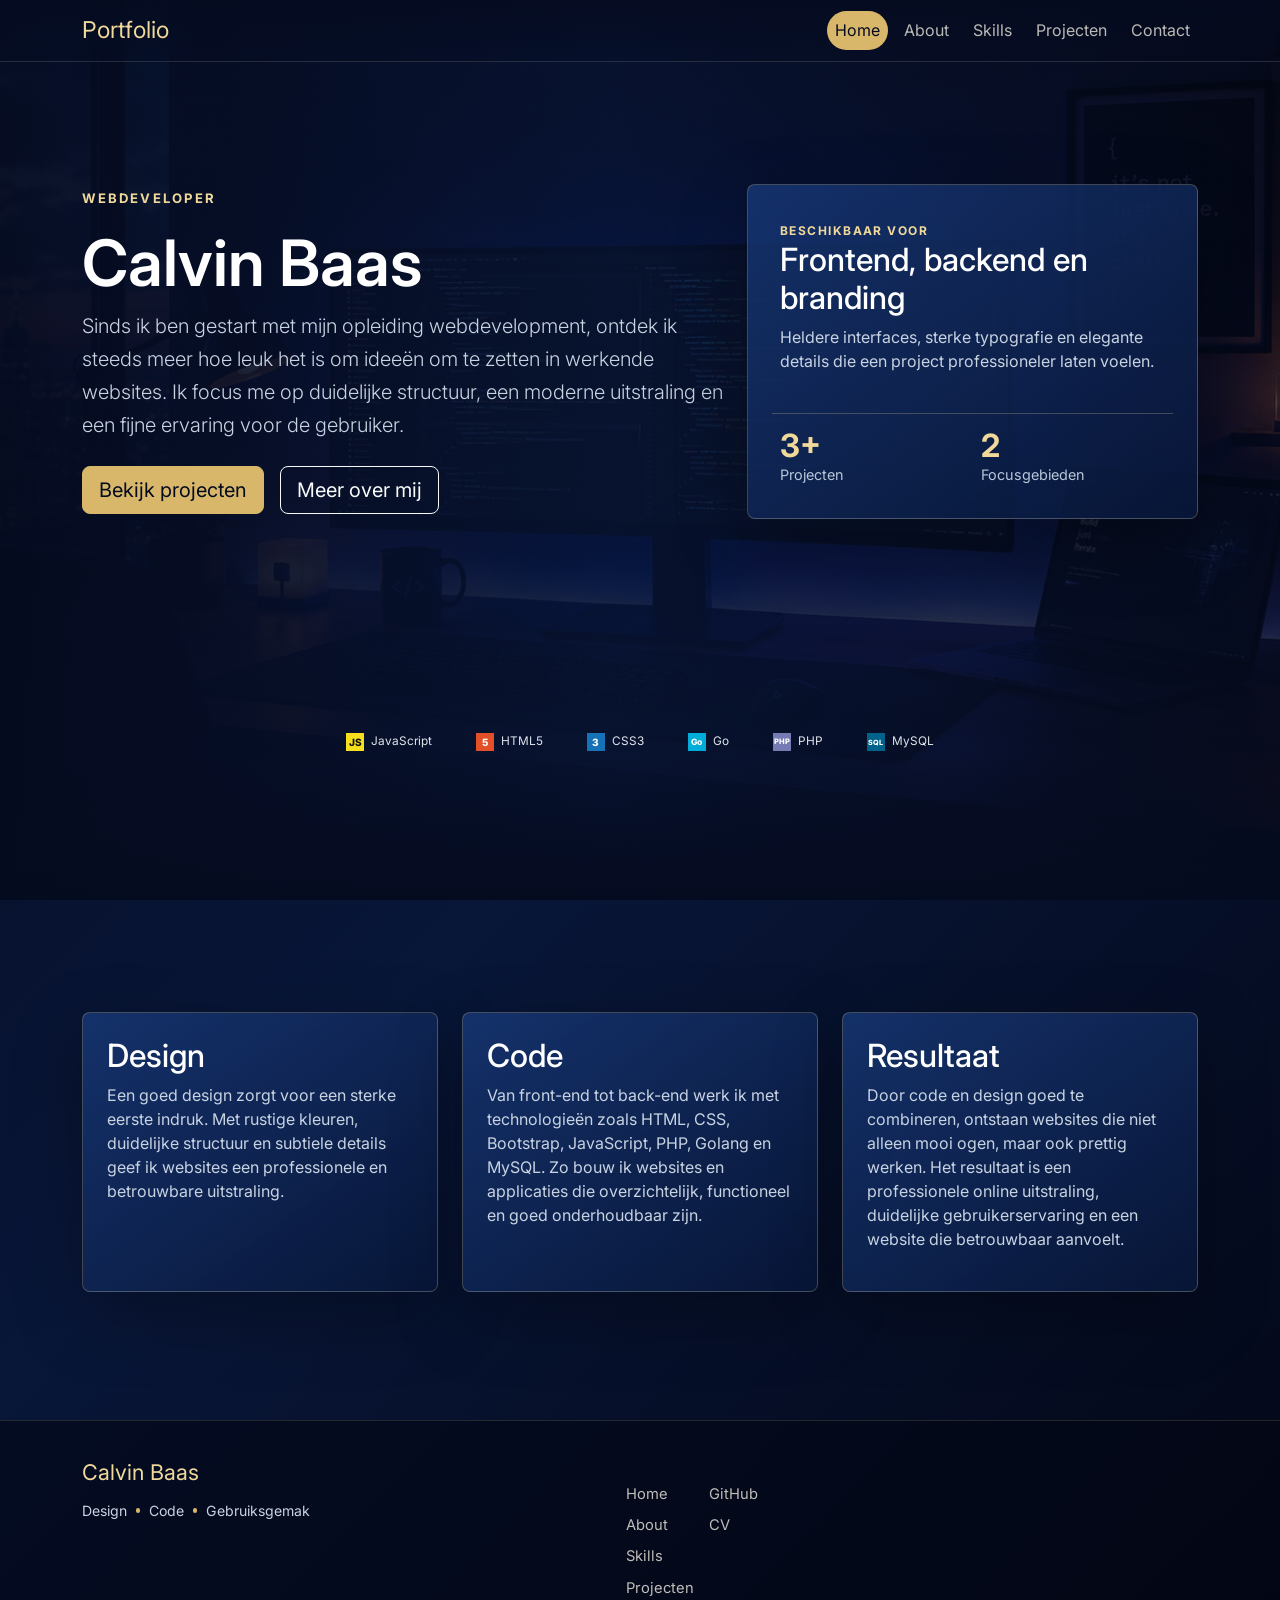
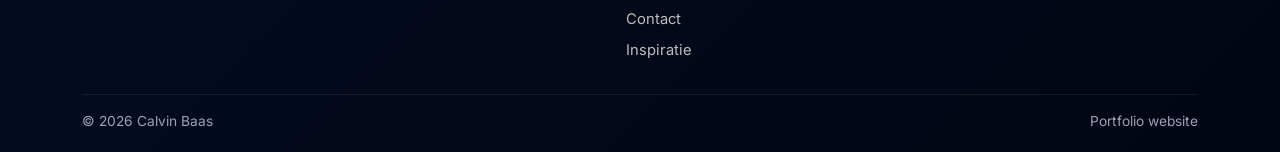
<file: index.html>
<!doctype html>
<html lang="nl">

<head>
  <meta charset="utf-8">
  <meta name="viewport" content="width=device-width, initial-scale=1">
    <title>Portfolio | Home</title>
    <link rel="icon" type="image/png" href="img/browsertab-logo.png">
    <link href="https://cdn.jsdelivr.net/npm/bootstrap@5.3.3/dist/css/bootstrap.min.css" rel="stylesheet">
  <link rel="stylesheet" href="css/style.css">
  <link rel="stylesheet" href="css/home.css">
</head>

<body class="home-page">
  <!-- Navigatie: data-bs-target moet blijven verwijzen naar id="mainNav" voor het mobiele Bootstrap-menu. -->
  <nav class="navbar navbar-expand-lg fixed-top glass-nav" data-bs-theme="dark">
    <div class="container">
      <a class="navbar-brand brand-mark" href="index.html">Portfolio</a>
      <button class="navbar-toggler" type="button" data-bs-toggle="collapse" data-bs-target="#mainNav"
        aria-controls="mainNav" aria-expanded="false" aria-label="Menu openen">
        <span class="navbar-toggler-icon"></span>
      </button>
      <div class="collapse navbar-collapse" id="mainNav">
        <ul class="navbar-nav ms-auto gap-lg-2">
          <li class="nav-item"><a class="nav-link active" href="index.html">Home</a></li>
          <li class="nav-item"><a class="nav-link" href="about.html">About</a></li>
          <li class="nav-item"><a class="nav-link" href="skills.html">Skills</a></li>
          <li class="nav-item"><a class="nav-link" href="projecten.html">Projecten</a></li>
          <li class="nav-item"><a class="nav-link" href="contact.html">Contact</a></li>
        </ul>
      </div>
    </div>
  </nav>

  <main>
    <header class="hero-section homepage-header">
      <div class="container">
        <div class="row align-items-center min-vh-100 hero-grid">
          <div class="col-lg-7 text-center text-lg-start">
            <p class="eyebrow">Webdeveloper</p>
            <h1 class="display-3 fw-semibold text-white">Calvin Baas</h1>
            <p class="lead hero-copy mx-auto mx-lg-0">Sinds ik ben gestart met mijn opleiding webdevelopment, ontdek ik steeds meer
              hoe leuk het is om idee&euml;n om te zetten in werkende websites. Ik focus me op duidelijke structuur, een
              moderne uitstraling en een fijne ervaring voor de gebruiker.</p>
            <div class="d-flex flex-wrap justify-content-center justify-content-lg-start gap-3 mt-4">
              <a class="btn btn-gold btn-lg" href="projecten.html">Bekijk projecten</a>
              <a class="btn btn-outline-light btn-lg" href="about.html">Meer over mij</a>
            </div>
          </div>
          <div class="col-lg-5 mt-5 mt-lg-0">
            <!-- Profielkaart: houd de class 'profile-panel reveal' intact; CSS en animatie hangen hieraan. -->
            <div class="profile-panel reveal">
              <span class="panel-kicker">Beschikbaar voor</span>
              <h2>Frontend, backend en branding</h2>
              <p>Heldere interfaces, sterke typografie en elegante details die een project professioneler laten voelen.
              </p>
              <div class="stat-grid row g-3 mt-4">
                <div class="col-6">
                  <strong>3+</strong>
                  <span>Projecten</span>
                </div>
                <div class="col-6">
                  <strong>2</strong>
                  <span>Focusgebieden</span>
                </div>
              </div>
            </div>
          </div>
          <div class="col-12">
            <!-- Codebar gebruikt vaste classnamen voor iconkleuren; voeg nieuwe technieken toe met bijpassende CSS. -->
            <div class="codebar-stack reveal" aria-label="Technologieen waarmee ik werk">
              <div class="codebar-stack__track d-flex flex-wrap align-items-center justify-content-center">
                <span class="codebar-tech">
                  <span class="codebar-icon codebar-icon--js">JS</span>
                  <span>JavaScript</span>
                </span>
                <span class="codebar-tech">
                  <span class="codebar-icon codebar-icon--html">5</span>
                  <span>HTML5</span>
                </span>
                <span class="codebar-tech">
                  <span class="codebar-icon codebar-icon--css">3</span>
                  <span>CSS3</span>
                </span>
                <span class="codebar-tech">
                  <span class="codebar-icon codebar-icon--go">Go</span>
                  <span>Go</span>
                </span>
                <span class="codebar-tech">
                  <span class="codebar-icon codebar-icon--php">PHP</span>
                  <span>PHP</span>
                </span>
                <span class="codebar-tech">
                  <span class="codebar-icon codebar-icon--mysql">SQL</span>
                  <span>MySQL</span>
                </span>
              </div>
            </div>
          </div>
        </div>
      </div>
    </header>

    <section class="section-band">
      <div class="container">
        <div class="row g-4">
          <div class="col-md-4">
            <article class="lux-card reveal">
              <h2>Design</h2>
              <p>Een goed design zorgt voor een sterke eerste indruk. Met rustige kleuren,
                duidelijke structuur en subtiele details geef ik websites een professionele en betrouwbare uitstraling.
              </p>
            </article>
          </div>
          <div class="col-md-4">
            <article class="lux-card reveal">
              <h2>Code</h2>
              <p>Van front-end tot back-end werk ik met technologie&euml;n zoals HTML, CSS, Bootstrap,
                JavaScript, PHP, Golang en MySQL. Zo bouw ik websites en applicaties die
                overzichtelijk, functioneel en goed onderhoudbaar zijn.</p>
            </article>
          </div>
          <div class="col-md-4">
            <article class="lux-card reveal">
              <h2>Resultaat</h2>
              <p>Door code en design goed te combineren, ontstaan websites die niet alleen mooi ogen,
                maar ook prettig werken. Het resultaat is een professionele online uitstraling,
                duidelijke gebruikerservaring en een website die betrouwbaar aanvoelt.</p>
            </article>
          </div>
        </div>
      </div>
    </section>
  </main>

  <!-- Footer: dezelfde structuur staat op alle pagina's. Pas links/tekst overal gelijk aan voor consistentie. -->
  <footer class="site-footer">
    <div class="container">
      <div class="footer-grid row align-items-start g-4">
        <div class="footer-brand col-lg">
          <a class="footer-logo" href="index.html">Calvin Baas</a>
          <div class="footer-signature" aria-label="Focuspunten">
            <span>Design</span>
            <span>Code</span>
            <span>Gebruiksgemak</span>
          </div>
        </div>
        <div class="footer-links col-lg-auto row row-cols-2 g-4 justify-content-lg-end">
          <nav class="footer-nav col d-flex flex-column" aria-label="Footer navigatie">
            <a href="index.html">Home</a>
            <a href="about.html">About</a>
            <a href="skills.html">Skills</a>
            <a href="projecten.html">Projecten</a>
            <a href="contact.html">Contact</a>
            <a href="inspiratie.html">Inspiratie</a>
          </nav>
          <nav class="footer-nav col d-flex flex-column" aria-label="Professionele links">
            <a href="#" target="_blank" rel="noopener">GitHub</a>
            <a href="#" target="_blank" rel="noopener">CV</a>
          </nav>
        </div>
      </div>
      <div class="footer-bottom d-flex flex-column flex-sm-row align-items-center justify-content-between gap-2 text-center text-sm-start">
        <span>&copy; 2026 Calvin Baas</span>
        <span>Portfolio website</span>
      </div>
    </div>
  </footer>

  <script src="https://cdn.jsdelivr.net/npm/bootstrap@5.3.3/dist/js/bootstrap.bundle.min.js"></script>
  <script src="js/main.js"></script>
</body>

</html>
</file>
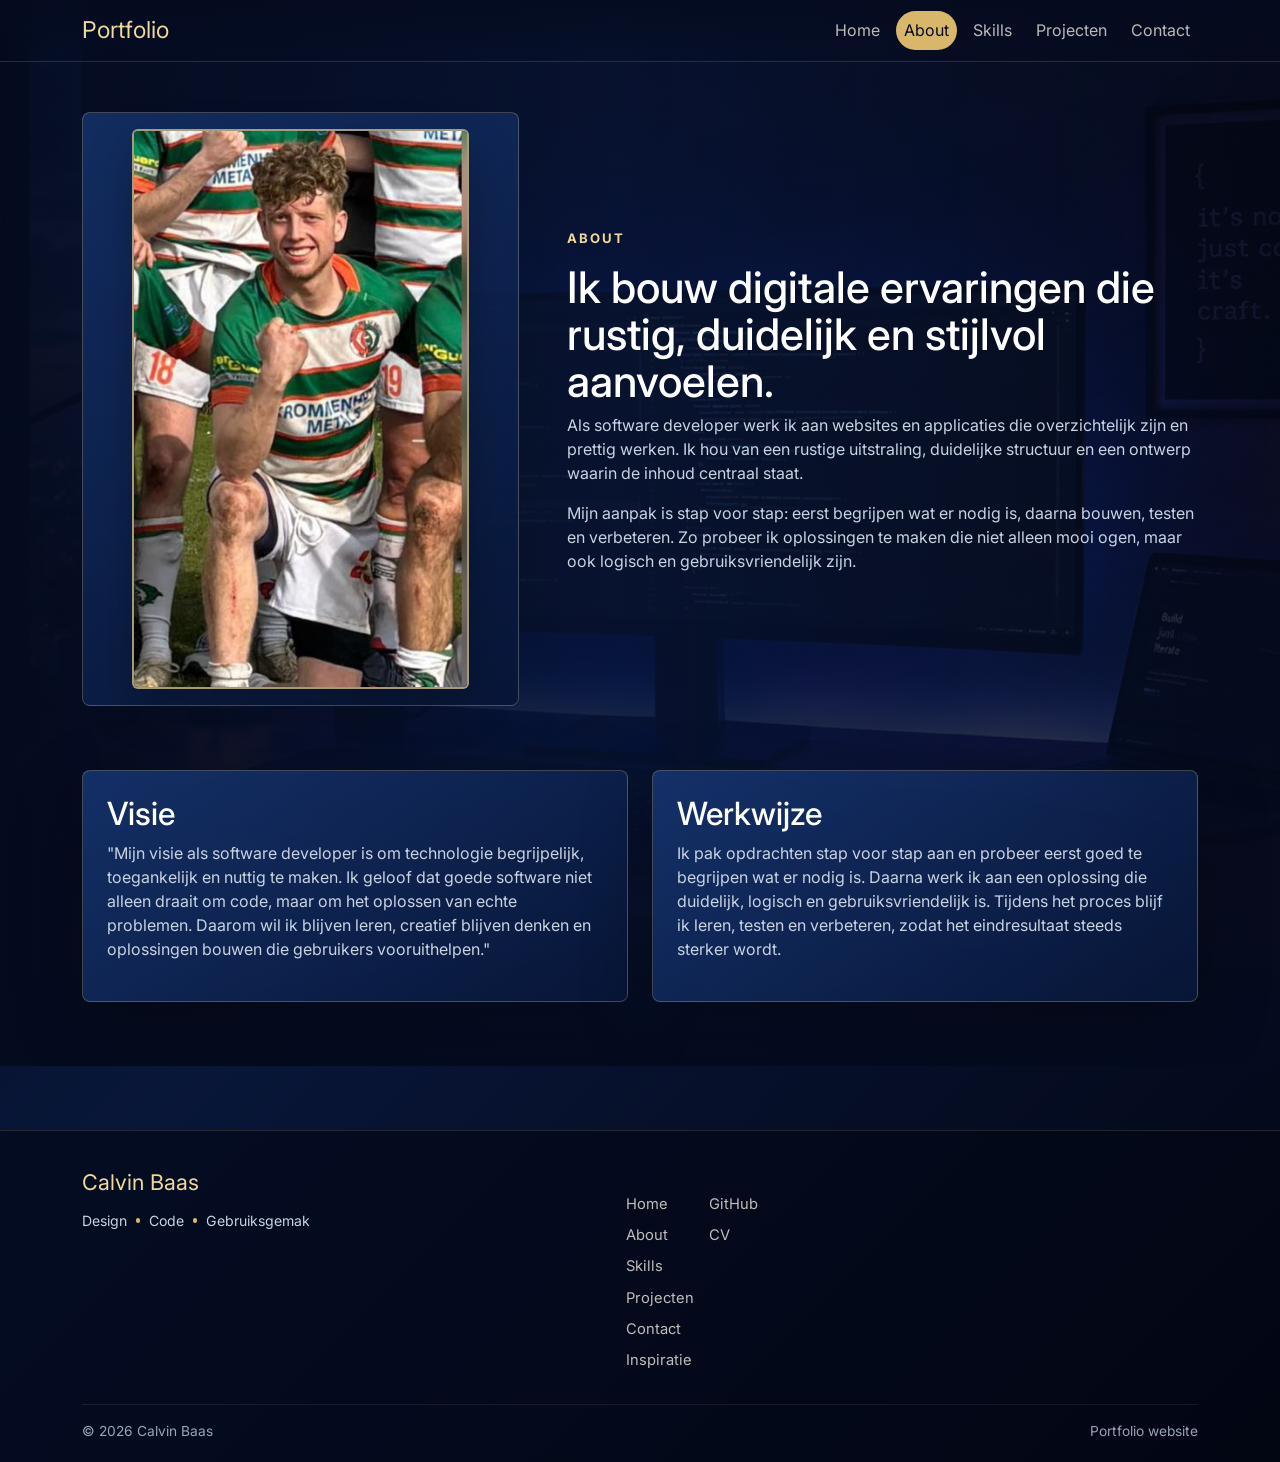
<file: about.html>
<!doctype html>
<html lang="nl">
  <head>
    <meta charset="utf-8">
    <meta name="viewport" content="width=device-width, initial-scale=1">
    <title>Portfolio | About</title>
    <link rel="icon" type="image/png" href="img/browsertab-logo.png">
    <link href="https://cdn.jsdelivr.net/npm/bootstrap@5.3.3/dist/css/bootstrap.min.css" rel="stylesheet">
    <link rel="stylesheet" href="css/style.css">
  </head>
  <body class="inner-page">
    <!-- Navigatie: data-bs-target moet blijven verwijzen naar id="mainNav" voor het mobiele Bootstrap-menu. -->
    <nav class="navbar navbar-expand-lg fixed-top glass-nav" data-bs-theme="dark">
      <div class="container">
        <a class="navbar-brand brand-mark" href="index.html">Portfolio</a>
        <button class="navbar-toggler" type="button" data-bs-toggle="collapse" data-bs-target="#mainNav" aria-controls="mainNav" aria-expanded="false" aria-label="Menu openen">
          <span class="navbar-toggler-icon"></span>
        </button>
        <div class="collapse navbar-collapse" id="mainNav">
          <ul class="navbar-nav ms-auto gap-lg-2">
            <li class="nav-item"><a class="nav-link" href="index.html">Home</a></li>
            <li class="nav-item"><a class="nav-link active" href="about.html">About</a></li>
            <li class="nav-item"><a class="nav-link" href="skills.html">Skills</a></li>
            <li class="nav-item"><a class="nav-link" href="projecten.html">Projecten</a></li>
            <li class="nav-item"><a class="nav-link" href="contact.html">Contact</a></li>
          </ul>
        </div>
      </div>
    </nav>

    <main class="page-shell">
      <section class="container">
        <div class="row align-items-center g-5">
          <div class="col-lg-5">
            <div class="portrait-frame reveal">
              <img class="profile-photo" src="img/profiel-foto.png" alt="Profielfoto">
            </div>
          </div>
          <div class="col-lg-7">
            <p class="eyebrow">About</p>
            <h1 class="page-title about-title">Ik bouw digitale ervaringen die rustig, duidelijk en stijlvol aanvoelen.</h1>
            <p class="page-copy">Als software developer werk ik aan websites en applicaties die overzichtelijk zijn en prettig werken. Ik hou van een rustige uitstraling, 
              duidelijke structuur en een ontwerp waarin de inhoud centraal staat.</p>
            <p class="page-copy">Mijn aanpak is stap voor stap: eerst begrijpen wat er nodig is, 
              daarna bouwen, testen en verbeteren. Zo probeer ik oplossingen te maken die niet alleen mooi ogen, maar ook logisch en gebruiksvriendelijk zijn.</p>
          </div>
        </div>
      </section>

      <section class="container section-gap">
        <div class="row g-4">
          <div class="col-md-6">
            <article class="lux-card reveal">
              <h2>Visie</h2>
              <p>"Mijn visie als software developer is om technologie begrijpelijk,
                toegankelijk en nuttig te maken. Ik geloof dat goede software niet alleen draait om code, 
                maar om het oplossen van echte problemen. Daarom wil ik blijven leren, 
                creatief blijven denken en oplossingen bouwen die gebruikers vooruithelpen."</p>
            </article>
          </div>
          <div class="col-md-6">
            <article class="lux-card reveal">
              <h2>Werkwijze</h2>
              <p>Ik pak opdrachten stap voor stap aan en probeer eerst goed te begrijpen wat er nodig is. 
                Daarna werk ik aan een oplossing die duidelijk, logisch en gebruiksvriendelijk is. 
                Tijdens het proces blijf ik leren, testen en verbeteren, zodat het eindresultaat steeds sterker wordt.</p>
            </article>
          </div>
        </div>
      </section>
    </main>

    <!-- Footer: dezelfde structuur staat op alle pagina's. Pas links/tekst overal gelijk aan voor consistentie. -->
    <footer class="site-footer">
      <div class="container">
        <div class="footer-grid row align-items-start g-4">
          <div class="footer-brand col-lg">
            <a class="footer-logo" href="index.html">Calvin Baas</a>
            <div class="footer-signature" aria-label="Focuspunten">
              <span>Design</span>
              <span>Code</span>
              <span>Gebruiksgemak</span>
            </div>
          </div>
          <div class="footer-links col-lg-auto row row-cols-2 g-4 justify-content-lg-end">
            <nav class="footer-nav col d-flex flex-column" aria-label="Footer navigatie">
              <a href="index.html">Home</a>
              <a href="about.html">About</a>
              <a href="skills.html">Skills</a>
              <a href="projecten.html">Projecten</a>
              <a href="contact.html">Contact</a>
              <a href="inspiratie.html">Inspiratie</a>
            </nav>
            <nav class="footer-nav col d-flex flex-column" aria-label="Professionele links">
              <a href="#" target="_blank" rel="noopener">GitHub</a>
              <a href="#" target="_blank" rel="noopener">CV</a>
            </nav>
          </div>
        </div>
        <div class="footer-bottom d-flex flex-column flex-sm-row align-items-center justify-content-between gap-2 text-center text-sm-start">
          <span>&copy; 2026 Calvin Baas</span>
          <span>Portfolio website</span>
        </div>
      </div>
    </footer>

    <script src="https://cdn.jsdelivr.net/npm/bootstrap@5.3.3/dist/js/bootstrap.bundle.min.js"></script>
    <script src="js/main.js"></script>
  </body>
</html>
</file>
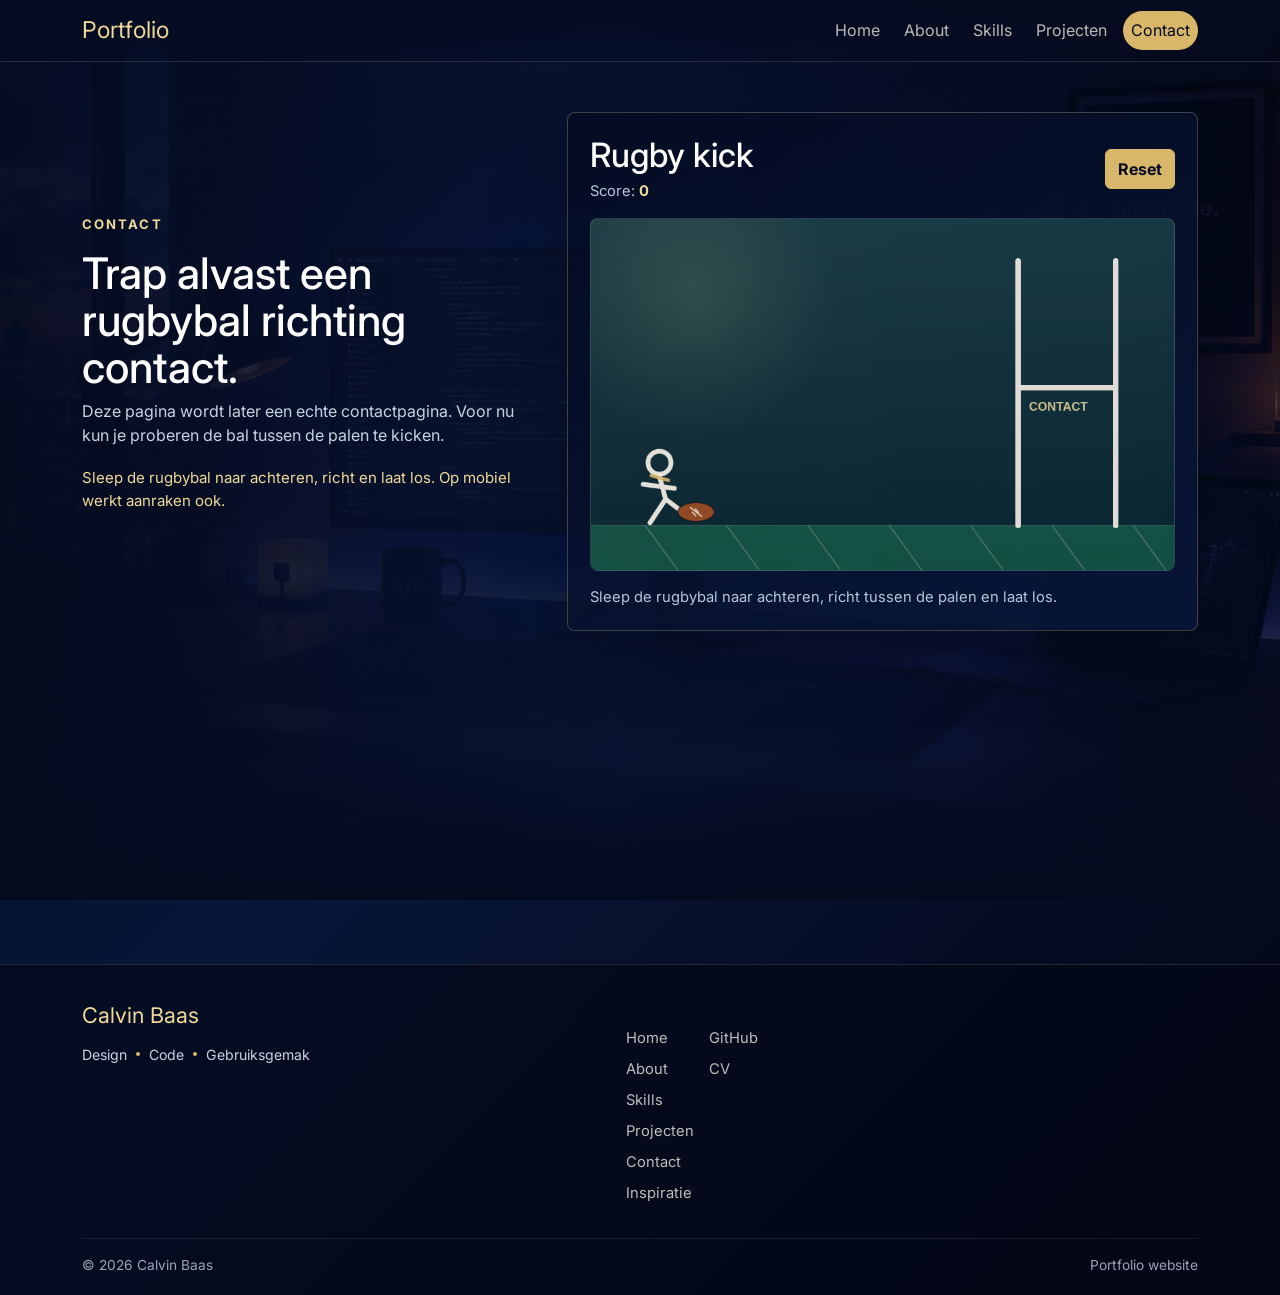
<file: contact.html>
<!doctype html>
<html lang="nl">
  <head>
    <meta charset="utf-8">
    <meta name="viewport" content="width=device-width, initial-scale=1">
    <title>Portfolio | Contact</title>
    <link rel="icon" type="image/png" href="img/browsertab-logo.png">
    <link href="https://cdn.jsdelivr.net/npm/bootstrap@5.3.3/dist/css/bootstrap.min.css" rel="stylesheet">
    <link rel="stylesheet" href="css/style.css">
    <link rel="stylesheet" href="css/contact.css">
  </head>
  <body class="inner-page">
    <!-- Navigatie: data-bs-target moet blijven verwijzen naar id="mainNav" voor het mobiele Bootstrap-menu. -->
    <nav class="navbar navbar-expand-lg fixed-top glass-nav" data-bs-theme="dark">
      <div class="container">
        <a class="navbar-brand brand-mark" href="index.html">Portfolio</a>
        <button class="navbar-toggler" type="button" data-bs-toggle="collapse" data-bs-target="#mainNav" aria-controls="mainNav" aria-expanded="false" aria-label="Menu openen">
          <span class="navbar-toggler-icon"></span>
        </button>
        <div class="collapse navbar-collapse" id="mainNav">
          <ul class="navbar-nav ms-auto gap-lg-2">
            <li class="nav-item"><a class="nav-link" href="index.html">Home</a></li>
            <li class="nav-item"><a class="nav-link" href="about.html">About</a></li>
            <li class="nav-item"><a class="nav-link" href="skills.html">Skills</a></li>
            <li class="nav-item"><a class="nav-link" href="projecten.html">Projecten</a></li>
            <li class="nav-item"><a class="nav-link active" href="contact.html">Contact</a></li>
          </ul>
        </div>
      </div>
    </nav>

    <main class="page-shell contact-shell">
      <section class="container">
        <div class="row align-items-center g-5">
          <div class="col-lg-5">
            <div class="contact-intro reveal">
              <p class="eyebrow">Contact</p>
              <h1 class="page-title about-title">Trap alvast een rugbybal richting contact.</h1>
              <p class="page-copy">Deze pagina wordt later een echte contactpagina. Voor nu kun je proberen de bal tussen de palen te kicken.</p>
              <p class="contact-note">Sleep de rugbybal naar achteren, richt en laat los. Op mobiel werkt aanraken ook.</p>
            </div>
          </div>

          <div class="col-lg-7">
            <section class="contact-game reveal" aria-labelledby="game-title">
              <div class="contact-game__header d-flex align-items-center justify-content-between gap-3">
                <div>
                  <h2 id="game-title">Rugby kick</h2>
                  <span>Score: <strong data-game-score>0</strong></span>
                </div>
                <button class="contact-game__reset btn btn-gold" type="button" data-game-reset>Reset</button>
              </div>
              <canvas class="contact-game__canvas" width="860" height="520" data-contact-game aria-label="Rugbyspel: kick de bal tussen de palen"></canvas>
              <p class="contact-game__status" data-game-status>Sleep de rugbybal naar achteren, richt tussen de palen en laat los.</p>
            </section>
          </div>
        </div>
      </section>
    </main>

    <!-- Footer: dezelfde structuur staat op alle pagina's. Pas links/tekst overal gelijk aan voor consistentie. -->
    <footer class="site-footer">
      <div class="container">
        <div class="footer-grid row align-items-start g-4">
          <div class="footer-brand col-lg">
            <a class="footer-logo" href="index.html">Calvin Baas</a>
            <div class="footer-signature" aria-label="Focuspunten">
              <span>Design</span>
              <span>Code</span>
              <span>Gebruiksgemak</span>
            </div>
          </div>
          <div class="footer-links col-lg-auto row row-cols-2 g-4 justify-content-lg-end">
            <nav class="footer-nav col d-flex flex-column" aria-label="Footer navigatie">
              <a href="index.html">Home</a>
              <a href="about.html">About</a>
              <a href="skills.html">Skills</a>
              <a href="projecten.html">Projecten</a>
              <a href="contact.html">Contact</a>
              <a href="inspiratie.html">Inspiratie</a>
            </nav>
            <nav class="footer-nav col d-flex flex-column" aria-label="Professionele links">
              <a href="#" target="_blank" rel="noopener">GitHub</a>
              <a href="#" target="_blank" rel="noopener">CV</a>
            </nav>
          </div>
        </div>
        <div class="footer-bottom d-flex flex-column flex-sm-row align-items-center justify-content-between gap-2 text-center text-sm-start">
          <span>&copy; 2026 Calvin Baas</span>
          <span>Portfolio website</span>
        </div>
      </div>
    </footer>

    <script src="https://cdn.jsdelivr.net/npm/bootstrap@5.3.3/dist/js/bootstrap.bundle.min.js"></script>
    <script src="js/main.js"></script>
    <script src="js/contact-game.js"></script>
  </body>
</html>
</file>
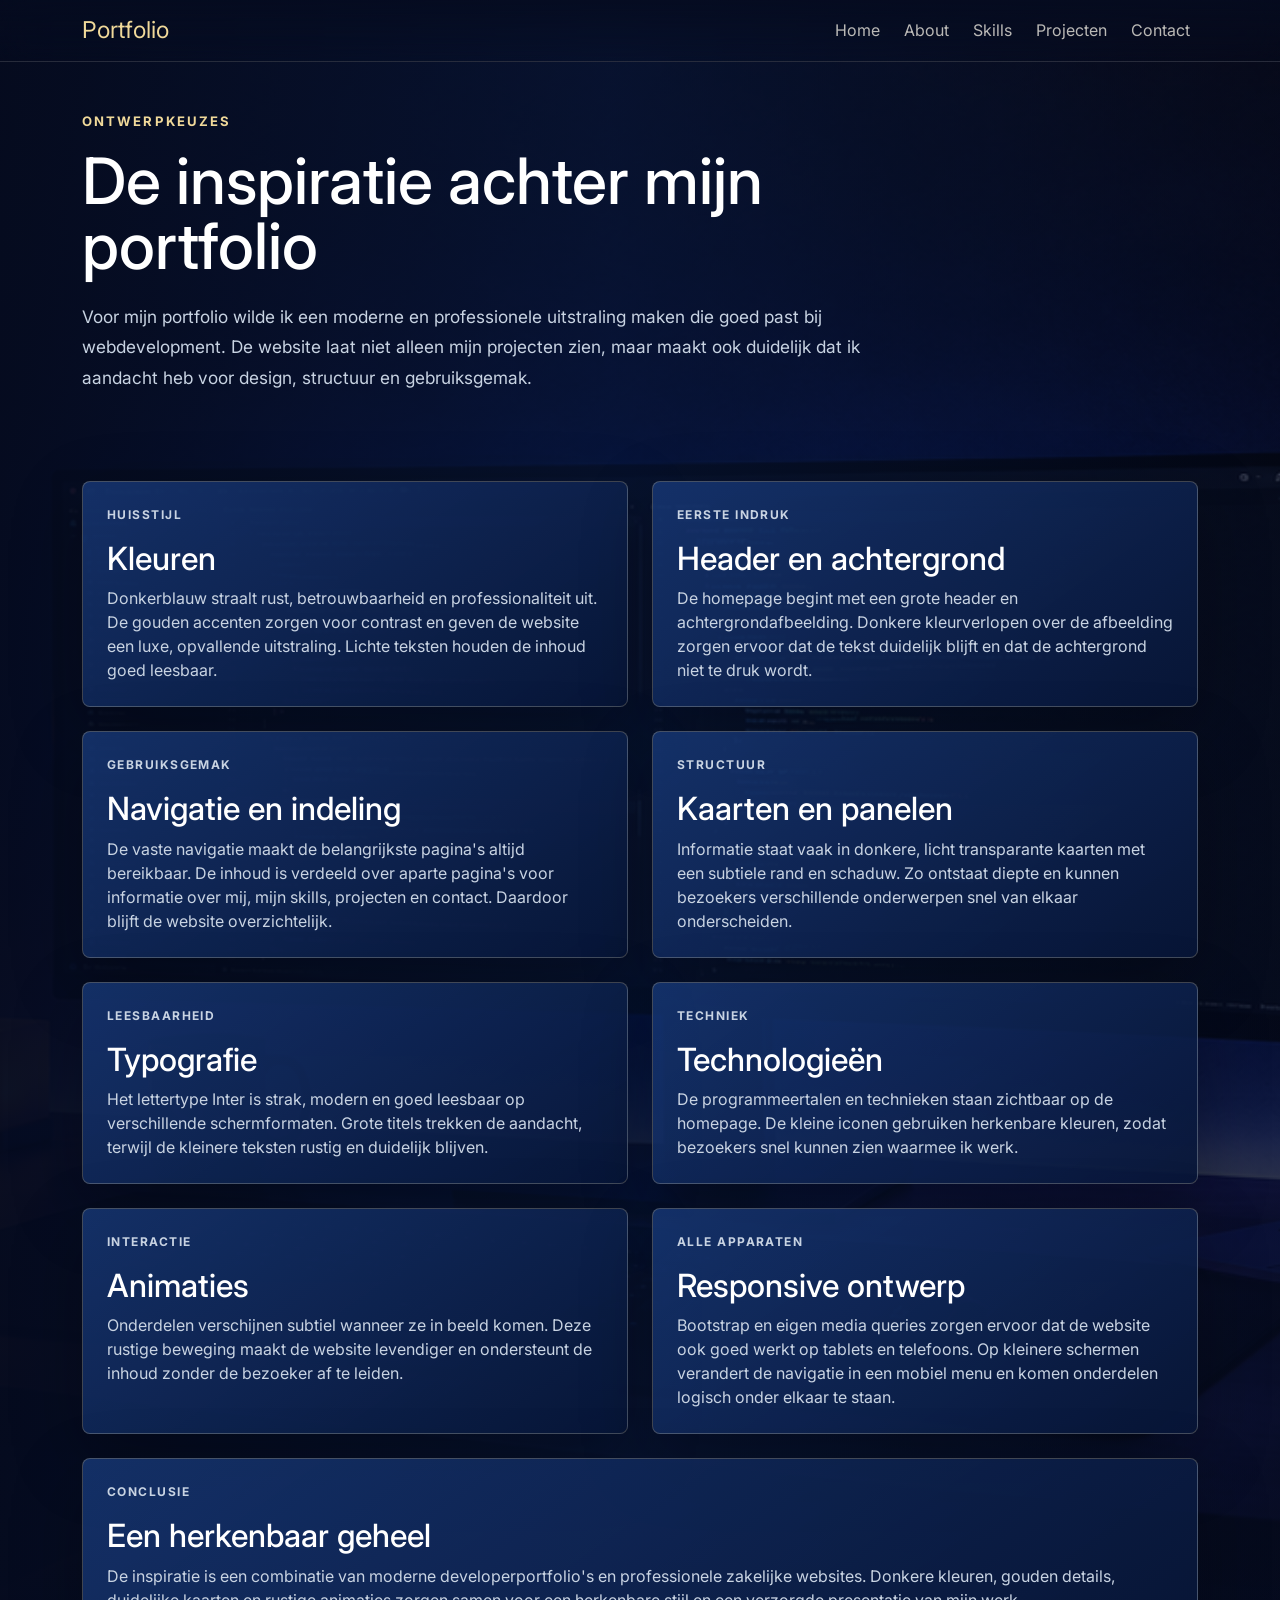
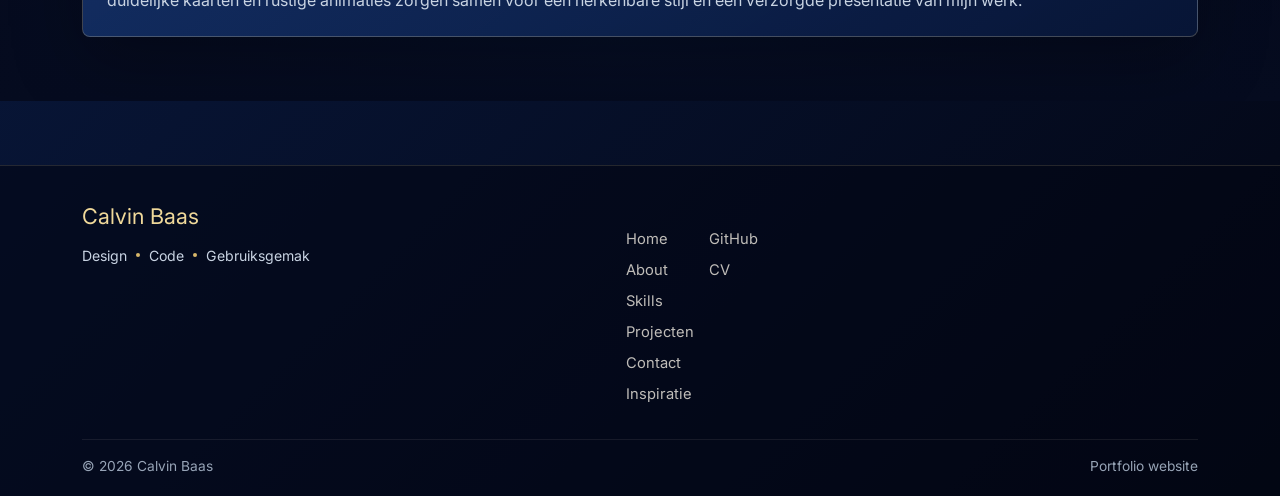
<file: inspiratie.html>
<!doctype html>
<html lang="nl">
  <head>
    <meta charset="utf-8">
    <meta name="viewport" content="width=device-width, initial-scale=1">
    <title>Portfolio | Inspiratie</title>
    <link rel="icon" type="image/png" href="img/browsertab-logo.png">
    <link href="https://cdn.jsdelivr.net/npm/bootstrap@5.3.3/dist/css/bootstrap.min.css" rel="stylesheet">
    <link rel="stylesheet" href="css/style.css">
  </head>
  <body class="inner-page">
    <nav class="navbar navbar-expand-lg fixed-top glass-nav" data-bs-theme="dark">
      <div class="container">
        <a class="navbar-brand brand-mark" href="index.html">Portfolio</a>
        <button class="navbar-toggler" type="button" data-bs-toggle="collapse" data-bs-target="#mainNav"
          aria-controls="mainNav" aria-expanded="false" aria-label="Menu openen">
          <span class="navbar-toggler-icon"></span>
        </button>
        <div class="collapse navbar-collapse" id="mainNav">
          <ul class="navbar-nav ms-auto gap-lg-2">
            <li class="nav-item"><a class="nav-link" href="index.html">Home</a></li>
            <li class="nav-item"><a class="nav-link" href="about.html">About</a></li>
            <li class="nav-item"><a class="nav-link" href="skills.html">Skills</a></li>
            <li class="nav-item"><a class="nav-link" href="projecten.html">Projecten</a></li>
            <li class="nav-item"><a class="nav-link" href="contact.html">Contact</a></li>
          </ul>
        </div>
      </div>
    </nav>

    <main class="page-shell">
      <section class="container inspiration-page">
        <header class="inspiration-intro reveal">
          <p class="eyebrow">Ontwerpkeuzes</p>
          <h1 class="page-title">De inspiratie achter mijn portfolio</h1>
          <p class="page-copy inspiration-lead">Voor mijn portfolio wilde ik een moderne en professionele uitstraling maken die goed past bij webdevelopment. De website laat niet alleen mijn projecten zien, maar maakt ook duidelijk dat ik aandacht heb voor design, structuur en gebruiksgemak.</p>
        </header>

        <div class="row g-4 section-gap">
          <div class="col-md-6">
            <article class="lux-card reveal">
              <p class="panel-kicker">Huisstijl</p>
              <h2>Kleuren</h2>
              <p>Donkerblauw straalt rust, betrouwbaarheid en professionaliteit uit. De gouden accenten zorgen voor contrast en geven de website een luxe, opvallende uitstraling. Lichte teksten houden de inhoud goed leesbaar.</p>
            </article>
          </div>
          <div class="col-md-6">
            <article class="lux-card reveal">
              <p class="panel-kicker">Eerste indruk</p>
              <h2>Header en achtergrond</h2>
              <p>De homepage begint met een grote header en achtergrondafbeelding. Donkere kleurverlopen over de afbeelding zorgen ervoor dat de tekst duidelijk blijft en dat de achtergrond niet te druk wordt.</p>
            </article>
          </div>
          <div class="col-md-6">
            <article class="lux-card reveal">
              <p class="panel-kicker">Gebruiksgemak</p>
              <h2>Navigatie en indeling</h2>
              <p>De vaste navigatie maakt de belangrijkste pagina's altijd bereikbaar. De inhoud is verdeeld over aparte pagina's voor informatie over mij, mijn skills, projecten en contact. Daardoor blijft de website overzichtelijk.</p>
            </article>
          </div>
          <div class="col-md-6">
            <article class="lux-card reveal">
              <p class="panel-kicker">Structuur</p>
              <h2>Kaarten en panelen</h2>
              <p>Informatie staat vaak in donkere, licht transparante kaarten met een subtiele rand en schaduw. Zo ontstaat diepte en kunnen bezoekers verschillende onderwerpen snel van elkaar onderscheiden.</p>
            </article>
          </div>
          <div class="col-md-6">
            <article class="lux-card reveal">
              <p class="panel-kicker">Leesbaarheid</p>
              <h2>Typografie</h2>
              <p>Het lettertype Inter is strak, modern en goed leesbaar op verschillende schermformaten. Grote titels trekken de aandacht, terwijl de kleinere teksten rustig en duidelijk blijven.</p>
            </article>
          </div>
          <div class="col-md-6">
            <article class="lux-card reveal">
              <p class="panel-kicker">Techniek</p>
              <h2>Technologie&euml;n</h2>
              <p>De programmeertalen en technieken staan zichtbaar op de homepage. De kleine iconen gebruiken herkenbare kleuren, zodat bezoekers snel kunnen zien waarmee ik werk.</p>
            </article>
          </div>
          <div class="col-md-6">
            <article class="lux-card reveal">
              <p class="panel-kicker">Interactie</p>
              <h2>Animaties</h2>
              <p>Onderdelen verschijnen subtiel wanneer ze in beeld komen. Deze rustige beweging maakt de website levendiger en ondersteunt de inhoud zonder de bezoeker af te leiden.</p>
            </article>
          </div>
          <div class="col-md-6">
            <article class="lux-card reveal">
              <p class="panel-kicker">Alle apparaten</p>
              <h2>Responsive ontwerp</h2>
              <p>Bootstrap en eigen media queries zorgen ervoor dat de website ook goed werkt op tablets en telefoons. Op kleinere schermen verandert de navigatie in een mobiel menu en komen onderdelen logisch onder elkaar te staan.</p>
            </article>
          </div>
        </div>

        <section class="lux-card inspiration-conclusion reveal">
          <p class="panel-kicker">Conclusie</p>
          <h2>Een herkenbaar geheel</h2>
          <p>De inspiratie is een combinatie van moderne developerportfolio's en professionele zakelijke websites. Donkere kleuren, gouden details, duidelijke kaarten en rustige animaties zorgen samen voor een herkenbare stijl en een verzorgde presentatie van mijn werk.</p>
        </section>
      </section>
    </main>

    <footer class="site-footer">
      <div class="container">
        <div class="footer-grid row align-items-start g-4">
          <div class="footer-brand col-lg">
            <a class="footer-logo" href="index.html">Calvin Baas</a>
            <div class="footer-signature" aria-label="Focuspunten">
              <span>Design</span>
              <span>Code</span>
              <span>Gebruiksgemak</span>
            </div>
          </div>
          <div class="footer-links col-lg-auto row row-cols-2 g-4 justify-content-lg-end">
            <nav class="footer-nav col d-flex flex-column" aria-label="Footer navigatie">
              <a href="index.html">Home</a>
              <a href="about.html">About</a>
              <a href="skills.html">Skills</a>
              <a href="projecten.html">Projecten</a>
              <a href="contact.html">Contact</a>
              <a href="inspiratie.html" aria-current="page">Inspiratie</a>
            </nav>
            <nav class="footer-nav col d-flex flex-column" aria-label="Professionele links">
              <a href="#" target="_blank" rel="noopener">GitHub</a>
              <a href="#" target="_blank" rel="noopener">CV</a>
            </nav>
          </div>
        </div>
        <div class="footer-bottom d-flex flex-column flex-sm-row align-items-center justify-content-between gap-2 text-center text-sm-start">
          <span>&copy; 2026 Calvin Baas</span>
          <span>Portfolio website</span>
        </div>
      </div>
    </footer>

    <script src="https://cdn.jsdelivr.net/npm/bootstrap@5.3.3/dist/js/bootstrap.bundle.min.js"></script>
    <script src="js/main.js"></script>
  </body>
</html>
</file>
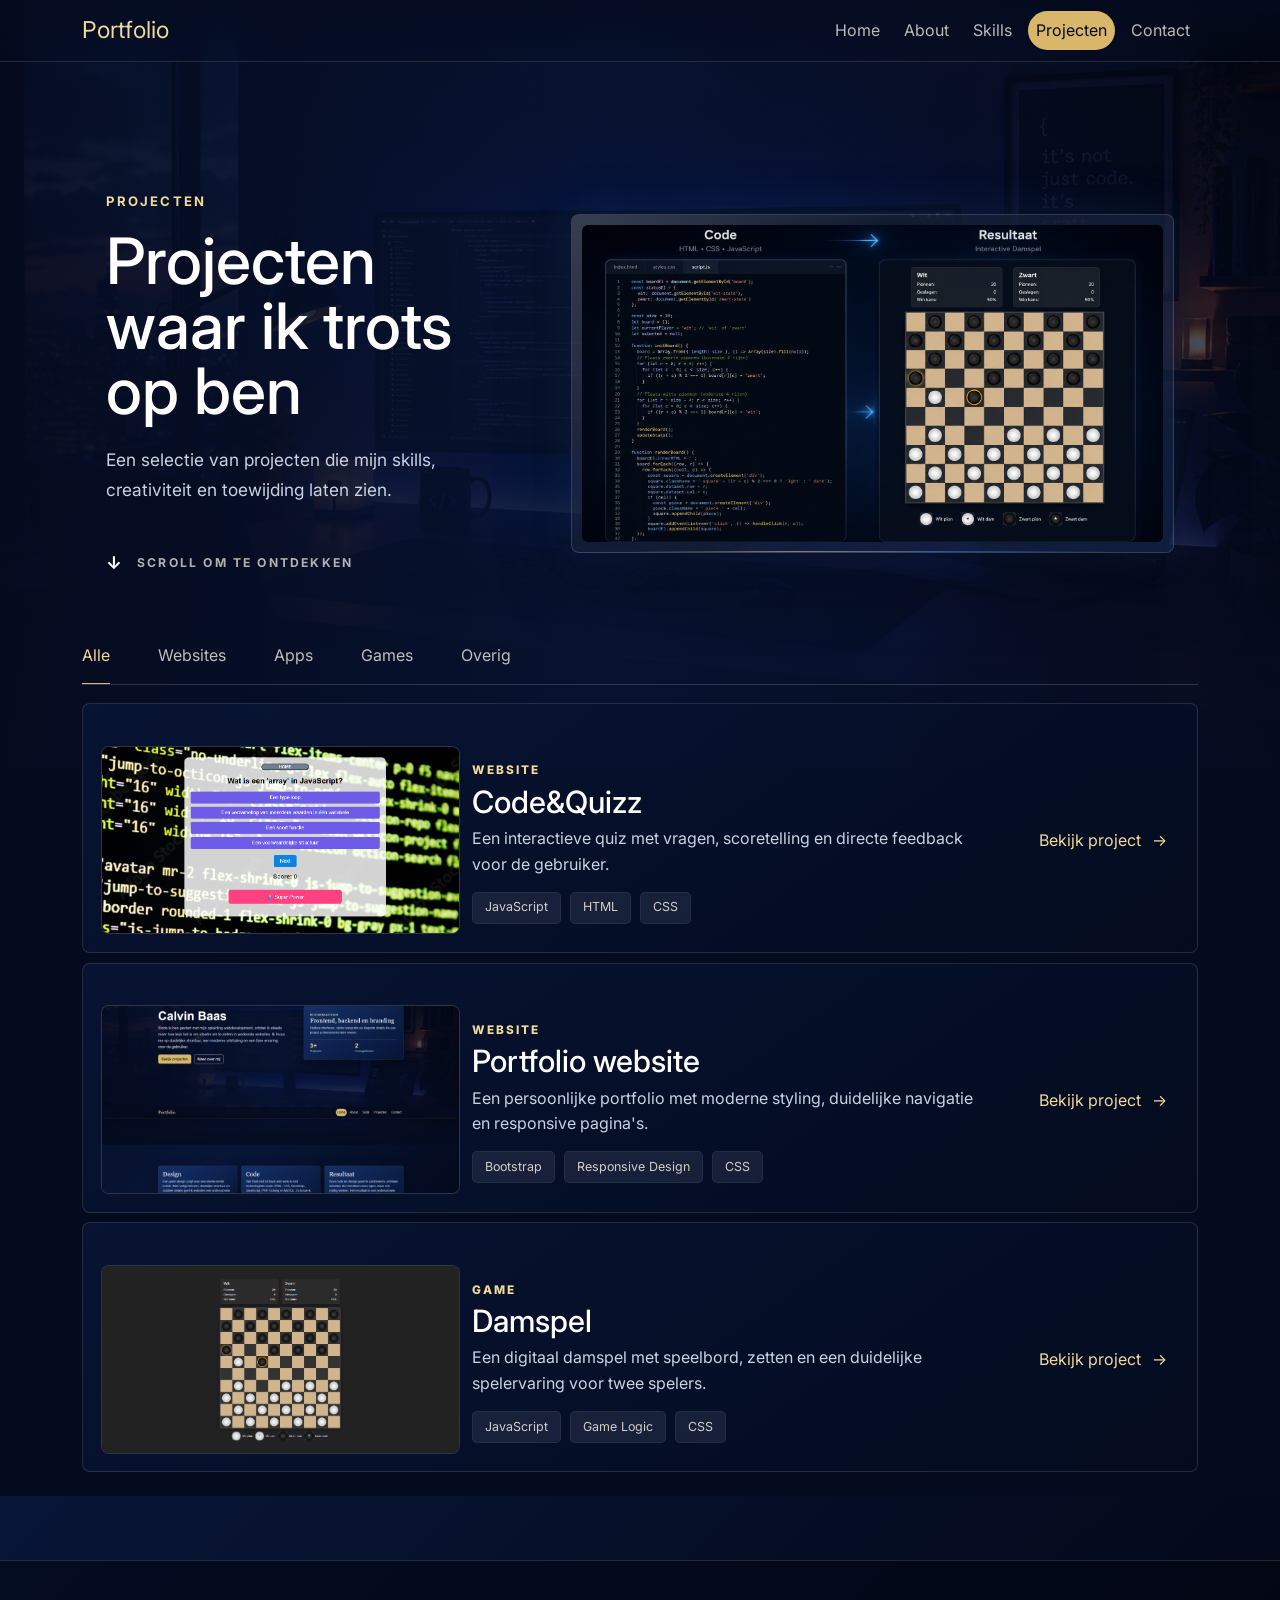
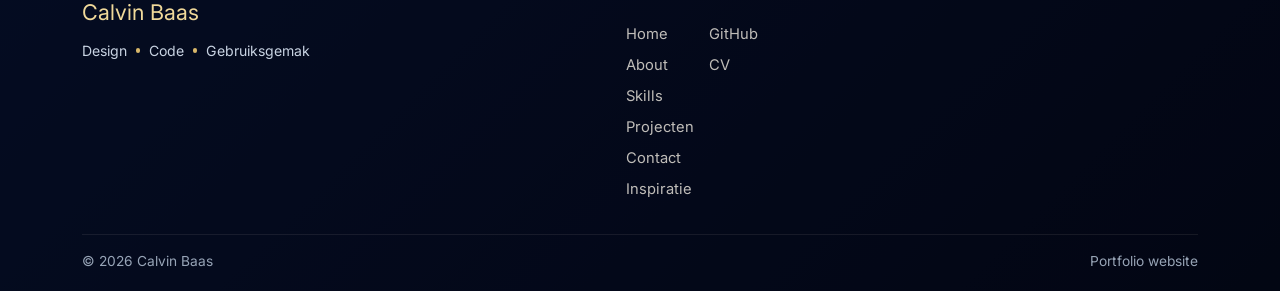
<file: projecten.html>
<!doctype html>
<html lang="nl">
  <head>
    <meta charset="utf-8">
    <meta name="viewport" content="width=device-width, initial-scale=1">
    <title>Portfolio | Projecten</title>
    <link rel="icon" type="image/png" href="img/browsertab-logo.png">
    <link href="https://cdn.jsdelivr.net/npm/bootstrap@5.3.3/dist/css/bootstrap.min.css" rel="stylesheet">
    <link rel="stylesheet" href="css/style.css">
    <link rel="stylesheet" href="css/projects.css">
  </head>
  <body class="inner-page">
    <!-- Navigatie: data-bs-target moet blijven verwijzen naar id="mainNav" voor het mobiele Bootstrap-menu. -->
    <nav class="navbar navbar-expand-lg fixed-top glass-nav" data-bs-theme="dark">
      <div class="container">
        <a class="navbar-brand brand-mark" href="index.html">Portfolio</a>
        <button class="navbar-toggler" type="button" data-bs-toggle="collapse" data-bs-target="#mainNav" aria-controls="mainNav" aria-expanded="false" aria-label="Menu openen">
          <span class="navbar-toggler-icon"></span>
        </button>
        <div class="collapse navbar-collapse" id="mainNav">
          <ul class="navbar-nav ms-auto gap-lg-2">
            <li class="nav-item"><a class="nav-link" href="index.html">Home</a></li>
            <li class="nav-item"><a class="nav-link" href="about.html">About</a></li>
            <li class="nav-item"><a class="nav-link" href="skills.html">Skills</a></li>
            <li class="nav-item"><a class="nav-link active" href="projecten.html">Projecten</a></li>
            <li class="nav-item"><a class="nav-link" href="contact.html">Contact</a></li>
          </ul>
        </div>
      </div>
    </nav>

    <main class="page-shell projects-page">
      <section class="container">
        <div class="projects-hero row align-items-center gx-0 gy-5 gx-lg-5 m-0">
          <div class="projects-hero__copy col-12 col-lg-5 reveal">
            <p class="eyebrow">Projecten</p>
            <h1 class="page-title projects-title">Projecten waar ik trots op ben</h1>
            <p class="projects-lead">Een selectie van projecten die mijn skills, creativiteit en toewijding laten zien.</p>
            <a class="projects-scroll" href="#project-list" aria-label="Scroll naar projecten">
              <span aria-hidden="true">&darr;</span>
              Scroll om te ontdekken
            </a>
          </div>
          <div class="col-12 col-lg-7">
            <div class="hero-img-prj reveal">
              <img src="img/here-img-prj.png" alt="Van code naar het resultaat van een interactief damspel">
            </div>
          </div>
        </div>

        <!-- Categorieknoppen: data-project-filter moet overeenkomen met data-project-category op de projectrijen. -->
        <div class="project-tabs reveal d-flex align-items-center overflow-auto" aria-label="Project categorieen">
          <button class="project-tab is-active" type="button" data-project-filter="all" aria-pressed="true">Alle</button>
          <button class="project-tab" type="button" data-project-filter="website" aria-pressed="false">Websites</button>
          <button class="project-tab" type="button" data-project-filter="app" aria-pressed="false">Apps</button>
          <button class="project-tab" type="button" data-project-filter="game" aria-pressed="false">Games</button>
          <button class="project-tab" type="button" data-project-filter="overig" aria-pressed="false">Overig</button>
        </div>

        <div class="project-list d-grid" id="project-list">
          <!-- Projectrij: wijzig data-project-category als dit project onder een andere tab moet vallen. -->
          <article class="project-row reveal row align-items-center gx-0 gy-4 gx-lg-4 m-0" data-project-category="website">
            <div class="project-preview project-preview--quiz col-12 col-lg-4" aria-label="Quiz project preview">
              <img src="img/quiz-prj.png" alt="Preview van het Code&Quizz project">
            </div>
            <div class="project-row__content col-12 col-lg">
              <span class="project-type">Website</span>
              <h2>Code&Quizz</h2>
              <p>Een interactieve quiz met vragen, scoretelling en directe feedback voor de gebruiker.</p>
              <div class="project-tags">
                <span>JavaScript</span>
                <span>HTML</span>
                <span>CSS</span>
              </div>
            </div>
            <a class="project-link col-12 col-lg-auto" href="projecten/quiz-proj.html" aria-label="Bekijk Code&Quizz">Bekijk project <span aria-hidden="true">&rarr;</span></a>
          </article>

          <!-- Tweede websiteproject; wordt zichtbaar bij 'Alle' en 'Websites'. -->
          <article class="project-row reveal row align-items-center gx-0 gy-4 gx-lg-4 m-0" data-project-category="website">
            <div class="project-preview project-preview--portfolio col-12 col-lg-4" aria-label="Portfolio project preview">
              <img src="img/portfolio-prj.png" alt="Preview van de portfolio website">
            </div>
            <div class="project-row__content col-12 col-lg">
              <span class="project-type">Website</span>
              <h2>Portfolio website</h2>
              <p>Een persoonlijke portfolio met moderne styling, duidelijke navigatie en responsive pagina's.</p>
              <div class="project-tags">
                <span>Bootstrap</span>
                <span>Responsive Design</span>
                <span>CSS</span>
              </div>
            </div>
            <a class="project-link col-12 col-lg-auto" href="projecten/portfolio-proj.html" aria-label="Bekijk Portfolio website">Bekijk project <span aria-hidden="true">&rarr;</span></a>
          </article>

          <!-- Gameproject; wordt zichtbaar bij 'Alle' en 'Games'. -->
          <article class="project-row reveal row align-items-center gx-0 gy-4 gx-lg-4 m-0" data-project-category="game">
            <div class="project-preview project-preview--checkers col-12 col-lg-4" aria-label="Damspel project preview">
              <img src="img/dam-prj.png" alt="Preview van het Damspel project">
            </div>
            <div class="project-row__content col-12 col-lg">
              <span class="project-type">Game</span>
              <h2>Damspel</h2>
              <p>Een digitaal damspel met speelbord, zetten en een duidelijke spelervaring voor twee spelers.</p>
              <div class="project-tags">
                <span>JavaScript</span>
                <span>Game Logic</span>
                <span>CSS</span>
              </div>
            </div>
            <a class="project-link col-12 col-lg-auto" href="projecten/dam-proj.html" aria-label="Bekijk Damspel">Bekijk project <span aria-hidden="true">&rarr;</span></a>
          </article>

          <!-- Lege melding: JavaScript toont deze alleen als een categorie geen projecten heeft. -->
          <p class="project-empty" aria-live="polite">Voor deze categorie staat nog geen project online.</p>
        </div>
      </section>
    </main>

    <!-- Footer: dezelfde structuur staat op alle pagina's. Pas links/tekst overal gelijk aan voor consistentie. -->
    <footer class="site-footer">
      <div class="container">
        <div class="footer-grid row align-items-start g-4">
          <div class="footer-brand col-lg">
            <a class="footer-logo" href="index.html">Calvin Baas</a>
            <div class="footer-signature" aria-label="Focuspunten">
              <span>Design</span>
              <span>Code</span>
              <span>Gebruiksgemak</span>
            </div>
          </div>
          <div class="footer-links col-lg-auto row row-cols-2 g-4 justify-content-lg-end">
            <nav class="footer-nav col d-flex flex-column" aria-label="Footer navigatie">
              <a href="index.html">Home</a>
              <a href="about.html">About</a>
              <a href="skills.html">Skills</a>
              <a href="projecten.html">Projecten</a>
              <a href="contact.html">Contact</a>
              <a href="inspiratie.html">Inspiratie</a>
            </nav>
            <nav class="footer-nav col d-flex flex-column" aria-label="Professionele links">
              <a href="#" target="_blank" rel="noopener">GitHub</a>
              <a href="#" target="_blank" rel="noopener">CV</a>
            </nav>
          </div>
        </div>
        <div class="footer-bottom d-flex flex-column flex-sm-row align-items-center justify-content-between gap-2 text-center text-sm-start">
          <span>&copy; 2026 Calvin Baas</span>
          <span>Portfolio website</span>
        </div>
      </div>
    </footer>

    <script src="https://cdn.jsdelivr.net/npm/bootstrap@5.3.3/dist/js/bootstrap.bundle.min.js"></script>
    <script src="js/main.js"></script>
    <script src="js/projects.js"></script>
  </body>
</html>
</file>
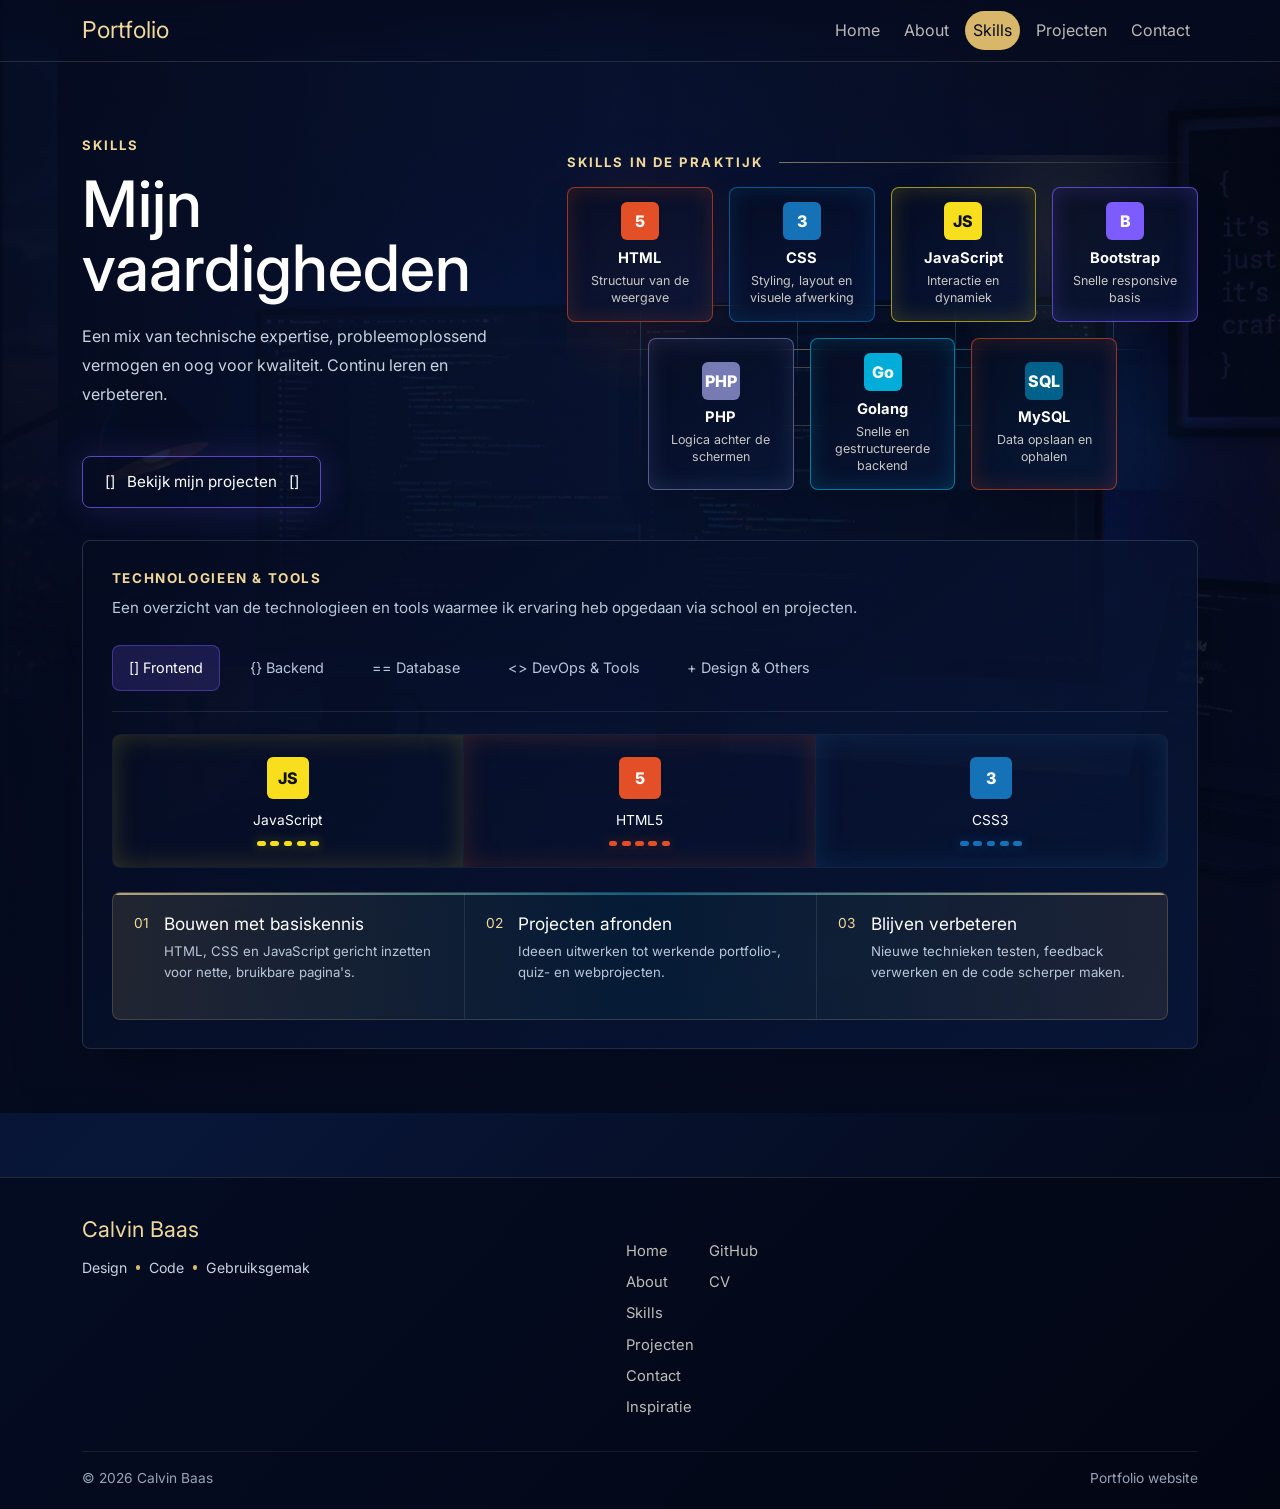
<file: skills.html>
<!doctype html>
<html lang="nl">
  <head>
    <meta charset="utf-8">
    <meta name="viewport" content="width=device-width, initial-scale=1">
    <title>Portfolio | Skills</title>
    <link rel="icon" type="image/png" href="img/browsertab-logo.png">
    <link href="https://cdn.jsdelivr.net/npm/bootstrap@5.3.3/dist/css/bootstrap.min.css" rel="stylesheet">
    <link rel="stylesheet" href="css/style.css">
    <link rel="stylesheet" href="css/skills.css">
  </head>
  <body class="inner-page">
    <!-- Navigatie: data-bs-target moet blijven verwijzen naar id="mainNav" voor het mobiele Bootstrap-menu. -->
    <nav class="navbar navbar-expand-lg fixed-top glass-nav" data-bs-theme="dark">
      <div class="container">
        <a class="navbar-brand brand-mark" href="index.html">Portfolio</a>
        <button class="navbar-toggler" type="button" data-bs-toggle="collapse" data-bs-target="#mainNav" aria-controls="mainNav" aria-expanded="false" aria-label="Menu openen">
          <span class="navbar-toggler-icon"></span>
        </button>
        <div class="collapse navbar-collapse" id="mainNav">
          <ul class="navbar-nav ms-auto gap-lg-2">
            <li class="nav-item"><a class="nav-link" href="index.html">Home</a></li>
            <li class="nav-item"><a class="nav-link" href="about.html">About</a></li>
            <li class="nav-item"><a class="nav-link active" href="skills.html">Skills</a></li>
            <li class="nav-item"><a class="nav-link" href="projecten.html">Projecten</a></li>
            <li class="nav-item"><a class="nav-link" href="contact.html">Contact</a></li>
          </ul>
        </div>
      </div>
    </nav>

    <main class="page-shell skills-page">
      <section class="container skills-hero">
        <div class="row align-items-center g-5">
          <div class="col-lg-5">
            <div class="skills-intro reveal">
              <p class="eyebrow">Skills</p>
              <h1 class="skills-title">Mijn vaardigheden</h1>
              <p class="skills-lead">Een mix van technische expertise, probleemoplossend vermogen en oog voor kwaliteit. Continu leren en verbeteren.</p>
              <a class="skills-cta" href="projecten.html">
                <span aria-hidden="true">[]</span>
                Bekijk mijn projecten
                <span aria-hidden="true">[]</span>
              </a>
            </div>
          </div>
          <div class="col-lg-7">
            <div class="practice-panel reveal" aria-labelledby="practice-title">
              <div class="practice-heading">
                <h2 id="practice-title">Skills in de praktijk</h2>
              </div>
              <div class="practice-lines" aria-hidden="true">
                <span class="practice-line practice-line--top"></span>
                <span class="practice-line practice-line--middle"></span>
                <span class="practice-line practice-line--bottom"></span>
                <span class="practice-line practice-line--html"></span>
                <span class="practice-line practice-line--css"></span>
                <span class="practice-line practice-line--js"></span>
                <span class="practice-line practice-line--bootstrap"></span>
                <span class="practice-line practice-line--php"></span>
                <span class="practice-line practice-line--go"></span>
                <span class="practice-line practice-line--mysql"></span>
              </div>
              <div class="practice-grid d-flex flex-wrap justify-content-center" aria-label="Toepassing van skills">
                <article class="practice-card practice-card--html">
                  <span class="practice-icon icon-html" aria-hidden="true">5</span>
                  <h3>HTML</h3>
                  <p>Structuur van de weergave</p>
                </article>
                <article class="practice-card practice-card--css">
                  <span class="practice-icon icon-css" aria-hidden="true">3</span>
                  <h3>CSS</h3>
                  <p>Styling, layout en visuele afwerking</p>
                </article>
                <article class="practice-card practice-card--js">
                  <span class="practice-icon icon-js" aria-hidden="true">JS</span>
                  <h3>JavaScript</h3>
                  <p>Interactie en dynamiek</p>
                </article>
                <article class="practice-card practice-card--bootstrap">
                  <span class="practice-icon" aria-hidden="true">B</span>
                  <h3>Bootstrap</h3>
                  <p>Snelle responsive basis</p>
                </article>
                <article class="practice-card practice-card--php">
                  <span class="practice-icon icon-php" aria-hidden="true">PHP</span>
                  <h3>PHP</h3>
                  <p>Logica achter de schermen</p>
                </article>
                <article class="practice-card practice-card--go">
                  <span class="practice-icon icon-go" aria-hidden="true">Go</span>
                  <h3>Golang</h3>
                  <p>Snelle en gestructureerde backend</p>
                </article>
                <article class="practice-card practice-card--mysql">
                  <span class="practice-icon icon-mysql" aria-hidden="true">SQL</span>
                  <h3>MySQL</h3>
                  <p>Data opslaan en ophalen</p>
                </article>
              </div>
            </div>
          </div>
        </div>

        <section class="tool-panel reveal" aria-labelledby="tools-title">
          <h2 class="panel-title" id="tools-title">Technologieen &amp; tools</h2>
          <p class="panel-copy">Een overzicht van de technologieen en tools waarmee ik ervaring heb opgedaan via school en projecten.</p>

          <!-- Tabs en items zijn gekoppeld via data-tools-tab en data-tools-panel; gebruik exact dezelfde categorienaam. -->
          <div class="tool-tabs d-flex flex-wrap" aria-label="Skill categorieen">
            <button class="tool-tab is-active" type="button" data-tools-tab="frontend" aria-pressed="true">[] Frontend</button>
            <button class="tool-tab" type="button" data-tools-tab="backend" aria-pressed="false">{} Backend</button>
            <button class="tool-tab" type="button" data-tools-tab="database" aria-pressed="false">== Database</button>
            <button class="tool-tab" type="button" data-tools-tab="tools" aria-pressed="false">&lt;&gt; DevOps &amp; Tools</button>
            <button class="tool-tab" type="button" data-tools-tab="design" aria-pressed="false">+ Design &amp; Others</button>
          </div>

          <div class="tool-grid">
            <div class="tool-item" data-tools-panel="frontend">
              <span class="tool-icon icon-js">JS</span>
              <span class="tool-name">JavaScript</span>
              <span class="dot-row" aria-hidden="true"><span></span><span></span><span></span><span></span><span></span></span>
            </div>
            <div class="tool-item" data-tools-panel="frontend">
              <span class="tool-icon icon-html">5</span>
              <span class="tool-name">HTML5</span>
              <span class="dot-row" aria-hidden="true"><span></span><span></span><span></span><span></span><span></span></span>
            </div>
            <div class="tool-item" data-tools-panel="frontend">
              <span class="tool-icon icon-css">3</span>
              <span class="tool-name">CSS3</span>
              <span class="dot-row" aria-hidden="true"><span></span><span></span><span></span><span></span><span></span></span>
            </div>
            <div class="tool-item is-hidden" data-tools-panel="backend">
              <span class="tool-icon icon-go">Go</span>
              <span class="tool-name">Go</span>
              <span class="dot-row" aria-hidden="true"><span></span><span></span><span></span><span></span><span></span></span>
            </div>
            <div class="tool-item is-hidden" data-tools-panel="backend">
              <span class="tool-icon icon-php">PHP</span>
              <span class="tool-name">PHP</span>
              <span class="dot-row" aria-hidden="true"><span></span><span></span><span></span><span></span><span></span></span>
            </div>
            <div class="tool-item is-hidden" data-tools-panel="database">
              <span class="tool-icon icon-mysql">SQL</span>
              <span class="tool-name">MySQL</span>
              <span class="dot-row" aria-hidden="true"><span></span><span></span><span></span><span></span><span></span></span>
            </div>
            <div class="tool-item is-hidden" data-tools-panel="database">
              <span class="tool-icon icon-phpmyadmin">pMA</span>
              <span class="tool-name">phpMyAdmin</span>
              <span class="dot-row" aria-hidden="true"><span></span><span></span><span></span><span></span><span></span></span>
            </div>
            <div class="tool-item is-hidden" data-tools-panel="tools">
              <span class="tool-icon icon-github">GH</span>
              <span class="tool-name">GitHub</span>
              <span class="dot-row" aria-hidden="true"><span></span><span></span><span></span><span></span><span></span></span>
            </div>
            <div class="tool-item is-hidden" data-tools-panel="tools">
              <span class="tool-icon icon-vscode">VS</span>
              <span class="tool-name">VS Code</span>
              <span class="dot-row" aria-hidden="true"><span></span><span></span><span></span><span></span><span></span></span>
            </div>
            <div class="tool-item is-hidden" data-tools-panel="tools">
              <span class="tool-icon icon-vbox">VB</span>
              <span class="tool-name">VirtualBox</span>
              <span class="dot-row" aria-hidden="true"><span></span><span></span><span></span><span></span><span></span></span>
            </div>
            <div class="tool-item is-hidden" data-tools-panel="design">
              <span class="tool-icon icon-canva">C</span>
              <span class="tool-name">Canva</span>
              <span class="dot-row" aria-hidden="true"><span></span><span></span><span></span><span></span><span></span></span>
            </div>
            <div class="tool-item is-hidden" data-tools-panel="design">
              <span class="tool-icon icon-ux">UX</span>
              <span class="tool-name">UX</span>
              <span class="dot-row" aria-hidden="true"><span></span><span></span><span></span><span></span><span></span></span>
            </div>
            <div class="tool-item is-hidden" data-tools-panel="design">
              <span class="tool-icon icon-wireframe">WF</span>
              <span class="tool-name">Wireframe</span>
              <span class="dot-row" aria-hidden="true"><span></span><span></span><span></span><span></span><span></span></span>
            </div>
          </div>

          <div class="workflow-strip row row-cols-1 row-cols-lg-3 g-0" aria-label="Werkwijze en ontwikkeling">
            <div class="workflow-step col d-flex">
              <span class="workflow-marker" aria-hidden="true">01</span>
              <div>
                <span class="workflow-title">Bouwen met basiskennis</span>
                <span class="workflow-copy">HTML, CSS en JavaScript gericht inzetten voor nette, bruikbare pagina's.</span>
              </div>
            </div>
            <div class="workflow-step col d-flex">
              <span class="workflow-marker" aria-hidden="true">02</span>
              <div>
                <span class="workflow-title">Projecten afronden</span>
                <span class="workflow-copy">Ideeen uitwerken tot werkende portfolio-, quiz- en webprojecten.</span>
              </div>
            </div>
            <div class="workflow-step col d-flex">
              <span class="workflow-marker" aria-hidden="true">03</span>
              <div>
                <span class="workflow-title">Blijven verbeteren</span>
                <span class="workflow-copy">Nieuwe technieken testen, feedback verwerken en de code scherper maken.</span>
              </div>
            </div>
          </div>
        </section>
      </section>
    </main>

    <!-- Footer: dezelfde structuur staat op alle pagina's. Pas links/tekst overal gelijk aan voor consistentie. -->
    <footer class="site-footer">
      <div class="container">
        <div class="footer-grid row align-items-start g-4">
          <div class="footer-brand col-lg">
            <a class="footer-logo" href="index.html">Calvin Baas</a>
            <div class="footer-signature" aria-label="Focuspunten">
              <span>Design</span>
              <span>Code</span>
              <span>Gebruiksgemak</span>
            </div>
          </div>
          <div class="footer-links col-lg-auto row row-cols-2 g-4 justify-content-lg-end">
            <nav class="footer-nav col d-flex flex-column" aria-label="Footer navigatie">
              <a href="index.html">Home</a>
              <a href="about.html">About</a>
              <a href="skills.html">Skills</a>
              <a href="projecten.html">Projecten</a>
              <a href="contact.html">Contact</a>
              <a href="inspiratie.html">Inspiratie</a>
            </nav>
            <nav class="footer-nav col d-flex flex-column" aria-label="Professionele links">
              <a href="#" target="_blank" rel="noopener">GitHub</a>
              <a href="#" target="_blank" rel="noopener">CV</a>
            </nav>
          </div>
        </div>
        <div class="footer-bottom d-flex flex-column flex-sm-row align-items-center justify-content-between gap-2 text-center text-sm-start">
          <span>&copy; 2026 Calvin Baas</span>
          <span>Portfolio website</span>
        </div>
      </div>
    </footer>

    <script src="https://cdn.jsdelivr.net/npm/bootstrap@5.3.3/dist/js/bootstrap.bundle.min.js"></script>
    <script src="js/main.js"></script>
    <script src="js/skills.js"></script>
  </body>
</html>
</file>
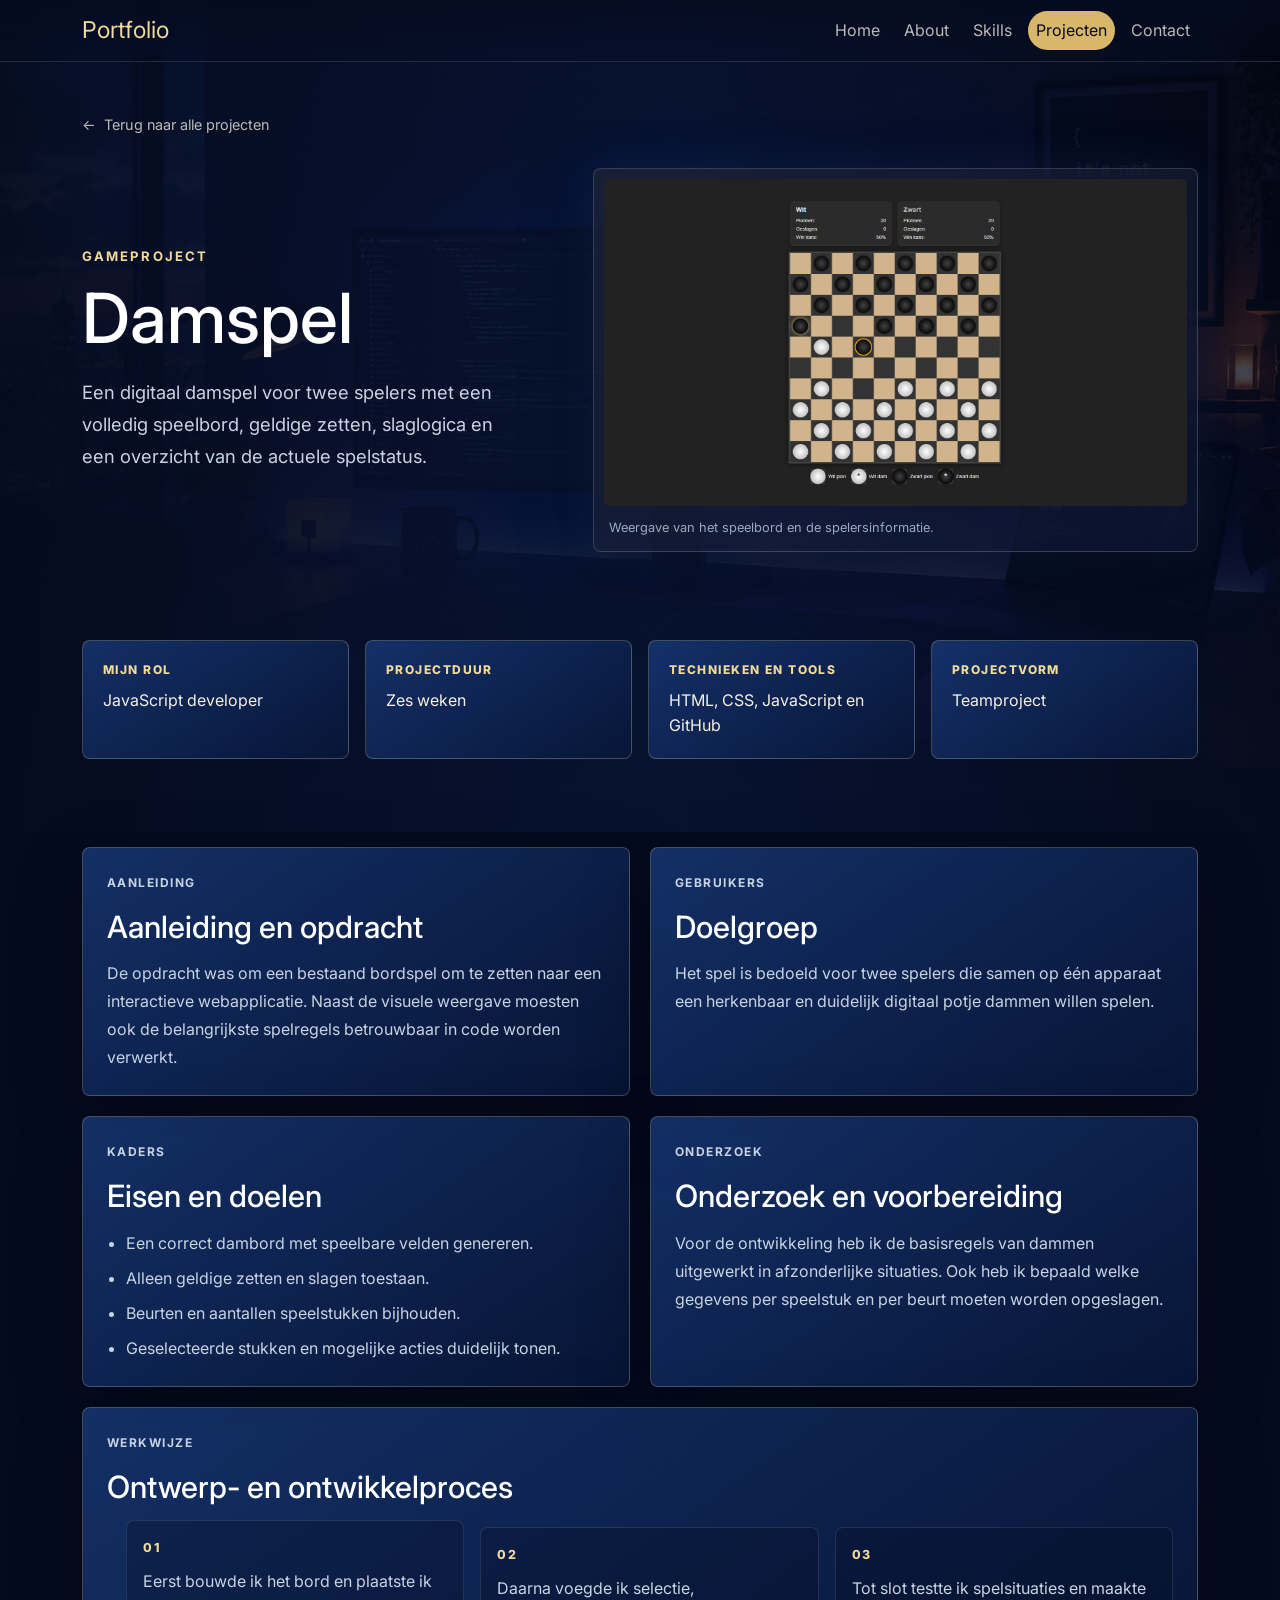
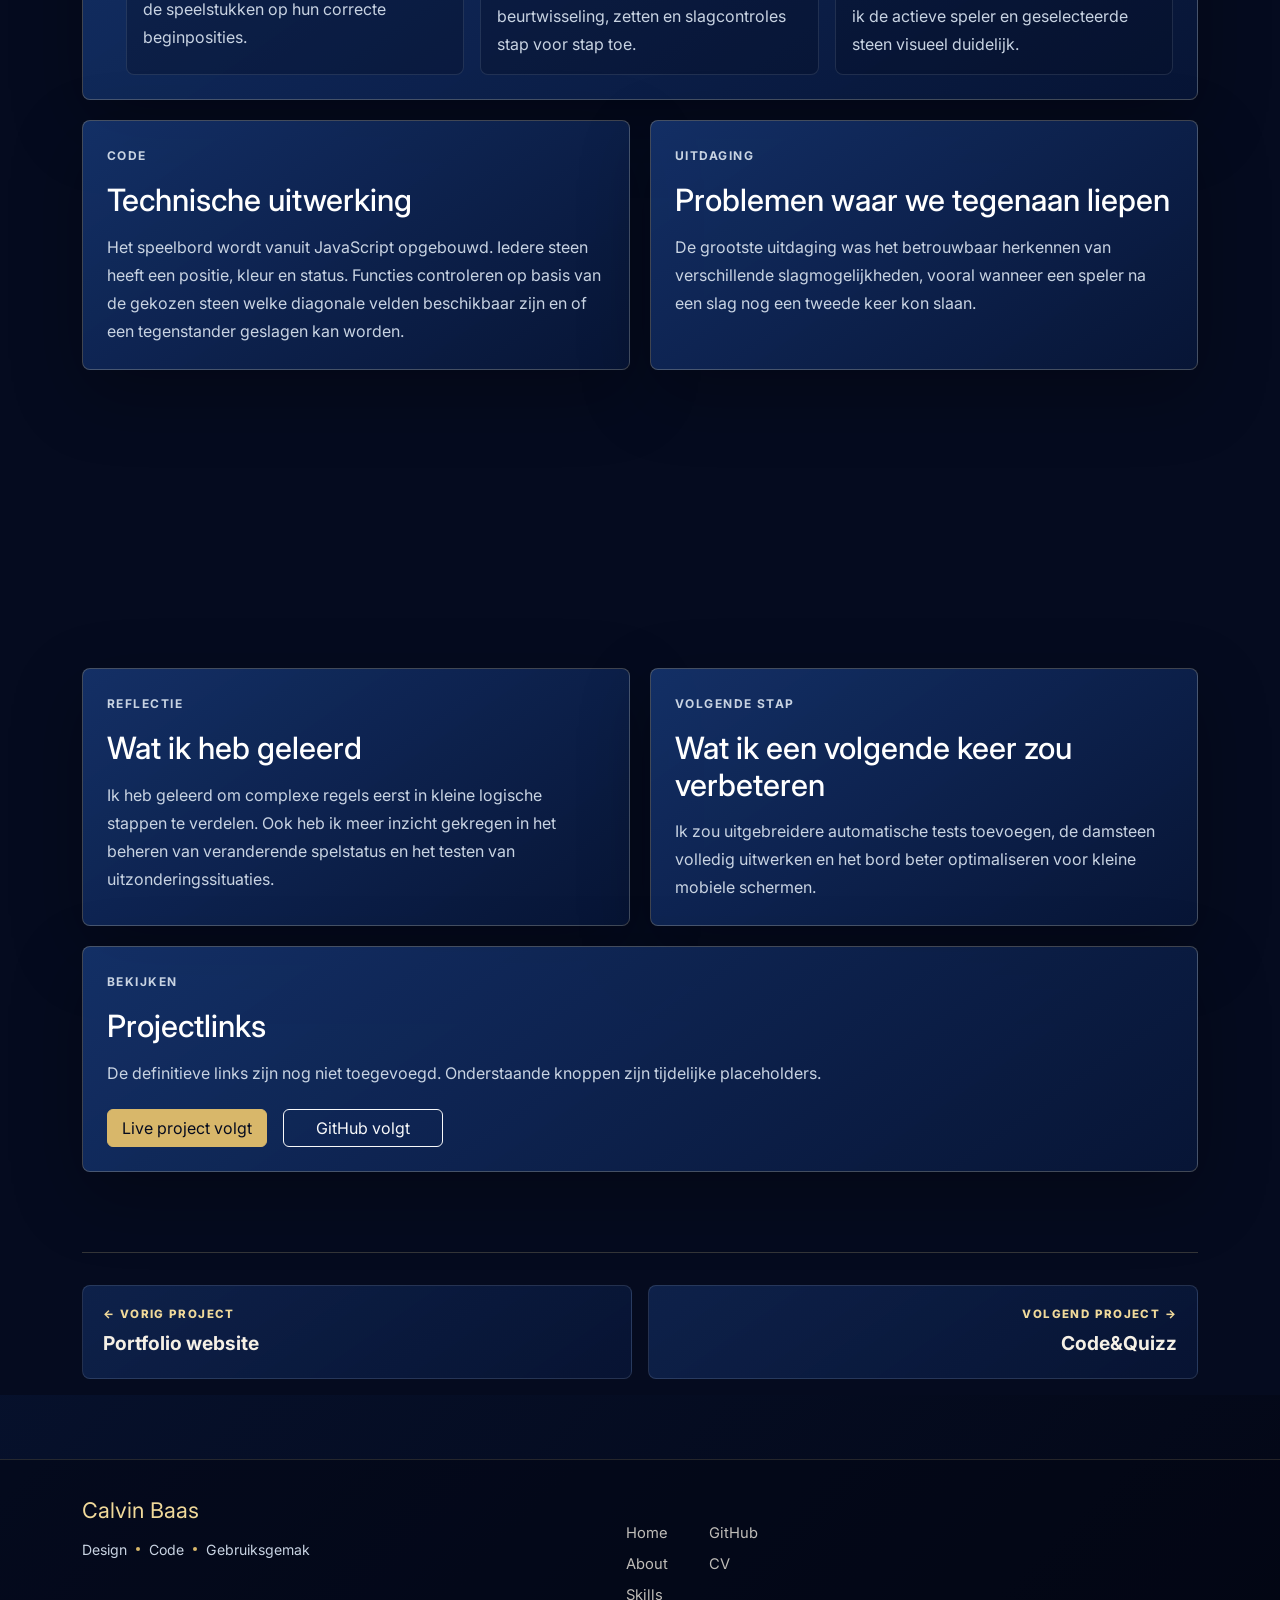
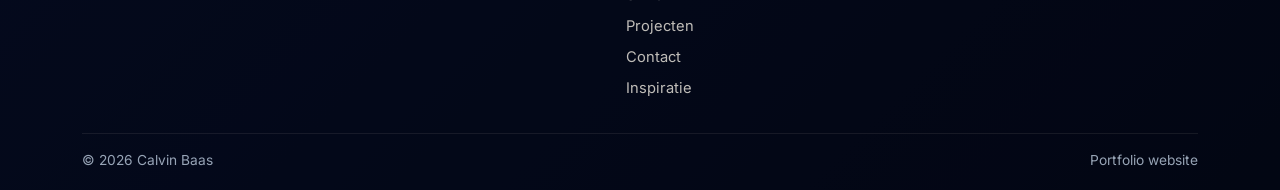
<file: projecten/dam-proj.html>
<!doctype html>
<html lang="nl">
  <head>
    <meta charset="utf-8">
    <meta name="viewport" content="width=device-width, initial-scale=1">
    <title>Portfolio | Damspel</title>
    <link rel="icon" type="image/png" href="../img/browsertab-logo.png">
    <link href="https://cdn.jsdelivr.net/npm/bootstrap@5.3.3/dist/css/bootstrap.min.css" rel="stylesheet">
    <link rel="stylesheet" href="../css/style.css">
    <link rel="stylesheet" href="../css/project-detail.css">
  </head>
  <body class="inner-page">
    <nav class="navbar navbar-expand-lg fixed-top glass-nav" data-bs-theme="dark">
      <div class="container">
        <a class="navbar-brand brand-mark" href="../index.html">Portfolio</a>
        <button class="navbar-toggler" type="button" data-bs-toggle="collapse" data-bs-target="#mainNav" aria-controls="mainNav" aria-expanded="false" aria-label="Menu openen">
          <span class="navbar-toggler-icon"></span>
        </button>
        <div class="collapse navbar-collapse" id="mainNav">
          <ul class="navbar-nav ms-auto gap-lg-2">
            <li class="nav-item"><a class="nav-link" href="../index.html">Home</a></li>
            <li class="nav-item"><a class="nav-link" href="../about.html">About</a></li>
            <li class="nav-item"><a class="nav-link" href="../skills.html">Skills</a></li>
            <li class="nav-item"><a class="nav-link active" aria-current="page" href="../projecten.html">Projecten</a></li>
            <li class="nav-item"><a class="nav-link" href="../contact.html">Contact</a></li>
          </ul>
        </div>
      </div>
    </nav>

    <main class="page-shell project-detail-page">
      <div class="container">
        <a class="project-back-link d-inline-flex align-items-center gap-2" href="../projecten.html"><span aria-hidden="true">&larr;</span> Terug naar alle projecten</a>

        <header class="project-detail-hero">
          <div class="project-detail-intro reveal">
            <p class="eyebrow">Gameproject</p>
            <h1 class="page-title project-detail-title">Damspel</h1>
            <p class="project-detail-lead">Een digitaal damspel voor twee spelers met een volledig speelbord, geldige zetten, slaglogica en een overzicht van de actuele spelstatus.</p>
          </div>
          <figure class="project-detail-media reveal">
            <img class="img-fluid" src="../img/dam-prj.png" alt="Digitaal dambord met witte en zwarte stenen en spelstatistieken">
            <figcaption>Weergave van het speelbord en de spelersinformatie.</figcaption>
          </figure>
        </header>

        <dl class="project-summary reveal" aria-label="Projectoverzicht">
          <div class="project-summary-item">
            <dt>Mijn rol</dt>
            <dd>JavaScript developer</dd>
          </div>
          <div class="project-summary-item">
            <dt>Projectduur</dt>
            <dd>Zes weken</dd>
          </div>
          <div class="project-summary-item">
            <dt>Technieken en tools</dt>
            <dd>HTML, CSS, JavaScript en GitHub</dd>
          </div>
          <div class="project-summary-item">
            <dt>Projectvorm</dt>
            <dd>Teamproject</dd>
          </div>
        </dl>

        <div class="project-detail-content">
          <section class="lux-card project-section reveal">
            <p class="panel-kicker">Aanleiding</p>
            <h2>Aanleiding en opdracht</h2>
            <p>De opdracht was om een bestaand bordspel om te zetten naar een interactieve webapplicatie. Naast de visuele weergave moesten ook de belangrijkste spelregels betrouwbaar in code worden verwerkt.</p>
          </section>

          <section class="lux-card project-section reveal">
            <p class="panel-kicker">Gebruikers</p>
            <h2>Doelgroep</h2>
            <p>Het spel is bedoeld voor twee spelers die samen op één apparaat een herkenbaar en duidelijk digitaal potje dammen willen spelen.</p>
          </section>

          <section class="lux-card project-section reveal">
            <p class="panel-kicker">Kaders</p>
            <h2>Eisen en doelen</h2>
            <ul>
              <li>Een correct dambord met speelbare velden genereren.</li>
              <li>Alleen geldige zetten en slagen toestaan.</li>
              <li>Beurten en aantallen speelstukken bijhouden.</li>
              <li>Geselecteerde stukken en mogelijke acties duidelijk tonen.</li>
            </ul>
          </section>

          <section class="lux-card project-section reveal">
            <p class="panel-kicker">Onderzoek</p>
            <h2>Onderzoek en voorbereiding</h2>
            <p>Voor de ontwikkeling heb ik de basisregels van dammen uitgewerkt in afzonderlijke situaties. Ook heb ik bepaald welke gegevens per speelstuk en per beurt moeten worden opgeslagen.</p>
          </section>

          <section class="lux-card project-section project-section--wide reveal">
            <p class="panel-kicker">Werkwijze</p>
            <h2>Ontwerp- en ontwikkelproces</h2>
            <ol class="project-process">
              <li>Eerst bouwde ik het bord en plaatste ik de speelstukken op hun correcte beginposities.</li>
              <li>Daarna voegde ik selectie, beurtwisseling, zetten en slagcontroles stap voor stap toe.</li>
              <li>Tot slot testte ik spelsituaties en maakte ik de actieve speler en geselecteerde steen visueel duidelijk.</li>
            </ol>
          </section>

          <section class="lux-card project-section reveal">
            <p class="panel-kicker">Code</p>
            <h2>Technische uitwerking</h2>
            <p>Het speelbord wordt vanuit JavaScript opgebouwd. Iedere steen heeft een positie, kleur en status. Functies controleren op basis van de gekozen steen welke diagonale velden beschikbaar zijn en of een tegenstander geslagen kan worden.</p>
          </section>

          <section class="lux-card project-section reveal">
            <p class="panel-kicker">Uitdaging</p>
            <h2>Problemen waar we tegenaan liepen</h2>
            <p>De grootste uitdaging was het betrouwbaar herkennen van verschillende slagmogelijkheden, vooral wanneer een speler na een slag nog een tweede keer kon slaan.</p>
          </section>

          <section class="lux-card project-section reveal">
            <p class="panel-kicker">Oplossing</p>
            <h2>Hoe we deze problemen hebben opgelost</h2>
            <p>We hebben de spelregels opgesplitst in kleinere controlefuncties. Na iedere zet wordt de bordstatus opnieuw beoordeeld, zodat vervolgslagen apart kunnen worden herkend en getest.</p>
          </section>

          <section class="lux-card project-section reveal">
            <p class="panel-kicker">Resultaat</p>
            <h2>Eindresultaat</h2>
            <p>Het eindresultaat is een speelbaar digitaal dambord met twee spelers, visuele selectie, beurtwisseling en automatische verwerking van geldige zetten en slagen.</p>
          </section>

          <section class="lux-card project-section reveal">
            <p class="panel-kicker">Reflectie</p>
            <h2>Wat ik heb geleerd</h2>
            <p>Ik heb geleerd om complexe regels eerst in kleine logische stappen te verdelen. Ook heb ik meer inzicht gekregen in het beheren van veranderende spelstatus en het testen van uitzonderingssituaties.</p>
          </section>

          <section class="lux-card project-section reveal">
            <p class="panel-kicker">Volgende stap</p>
            <h2>Wat ik een volgende keer zou verbeteren</h2>
            <p>Ik zou uitgebreidere automatische tests toevoegen, de damsteen volledig uitwerken en het bord beter optimaliseren voor kleine mobiele schermen.</p>
          </section>

          <section class="lux-card project-section project-section--wide reveal">
            <p class="panel-kicker">Bekijken</p>
            <h2>Projectlinks</h2>
            <p>De definitieve links zijn nog niet toegevoegd. Onderstaande knoppen zijn tijdelijke placeholders.</p>
            <div class="project-actions d-flex flex-column flex-sm-row flex-wrap gap-3">
              <a class="btn btn-gold project-placeholder-link" href="#" aria-label="Tijdelijke placeholder voor het live Damspel">Live project volgt</a>
              <a class="btn btn-outline-light project-placeholder-link" href="#" aria-label="Tijdelijke placeholder voor de GitHub-repository van het Damspel">GitHub volgt</a>
            </div>
          </section>
        </div>

        <nav class="project-navigation" aria-label="Navigatie tussen projecten">
          <a href="portfolio-proj.html">
            <span>&larr; Vorig project</span>
            <strong>Portfolio website</strong>
          </a>
          <a href="quiz-proj.html">
            <span>Volgend project &rarr;</span>
            <strong>Code&amp;Quizz</strong>
          </a>
        </nav>
      </div>
    </main>

    <footer class="site-footer">
      <div class="container">
        <div class="footer-grid row align-items-start g-4">
          <div class="footer-brand col-lg">
            <a class="footer-logo" href="../index.html">Calvin Baas</a>
            <div class="footer-signature" aria-label="Focuspunten">
              <span>Design</span>
              <span>Code</span>
              <span>Gebruiksgemak</span>
            </div>
          </div>
          <div class="footer-links col-lg-auto row row-cols-2 g-4 justify-content-lg-end">
            <nav class="footer-nav col d-flex flex-column" aria-label="Footer navigatie">
              <a href="../index.html">Home</a>
              <a href="../about.html">About</a>
              <a href="../skills.html">Skills</a>
              <a href="../projecten.html">Projecten</a>
              <a href="../contact.html">Contact</a>
              <a href="../inspiratie.html">Inspiratie</a>
            </nav>
            <nav class="footer-nav col d-flex flex-column" aria-label="Professionele links">
              <a href="#" target="_blank" rel="noopener">GitHub</a>
              <a href="#" target="_blank" rel="noopener">CV</a>
            </nav>
          </div>
        </div>
        <div class="footer-bottom d-flex flex-column flex-sm-row align-items-center justify-content-between gap-2 text-center text-sm-start">
          <span>&copy; 2026 Calvin Baas</span>
          <span>Portfolio website</span>
        </div>
      </div>
    </footer>

    <script src="https://cdn.jsdelivr.net/npm/bootstrap@5.3.3/dist/js/bootstrap.bundle.min.js"></script>
    <script src="../js/main.js"></script>
  </body>
</html>
</file>
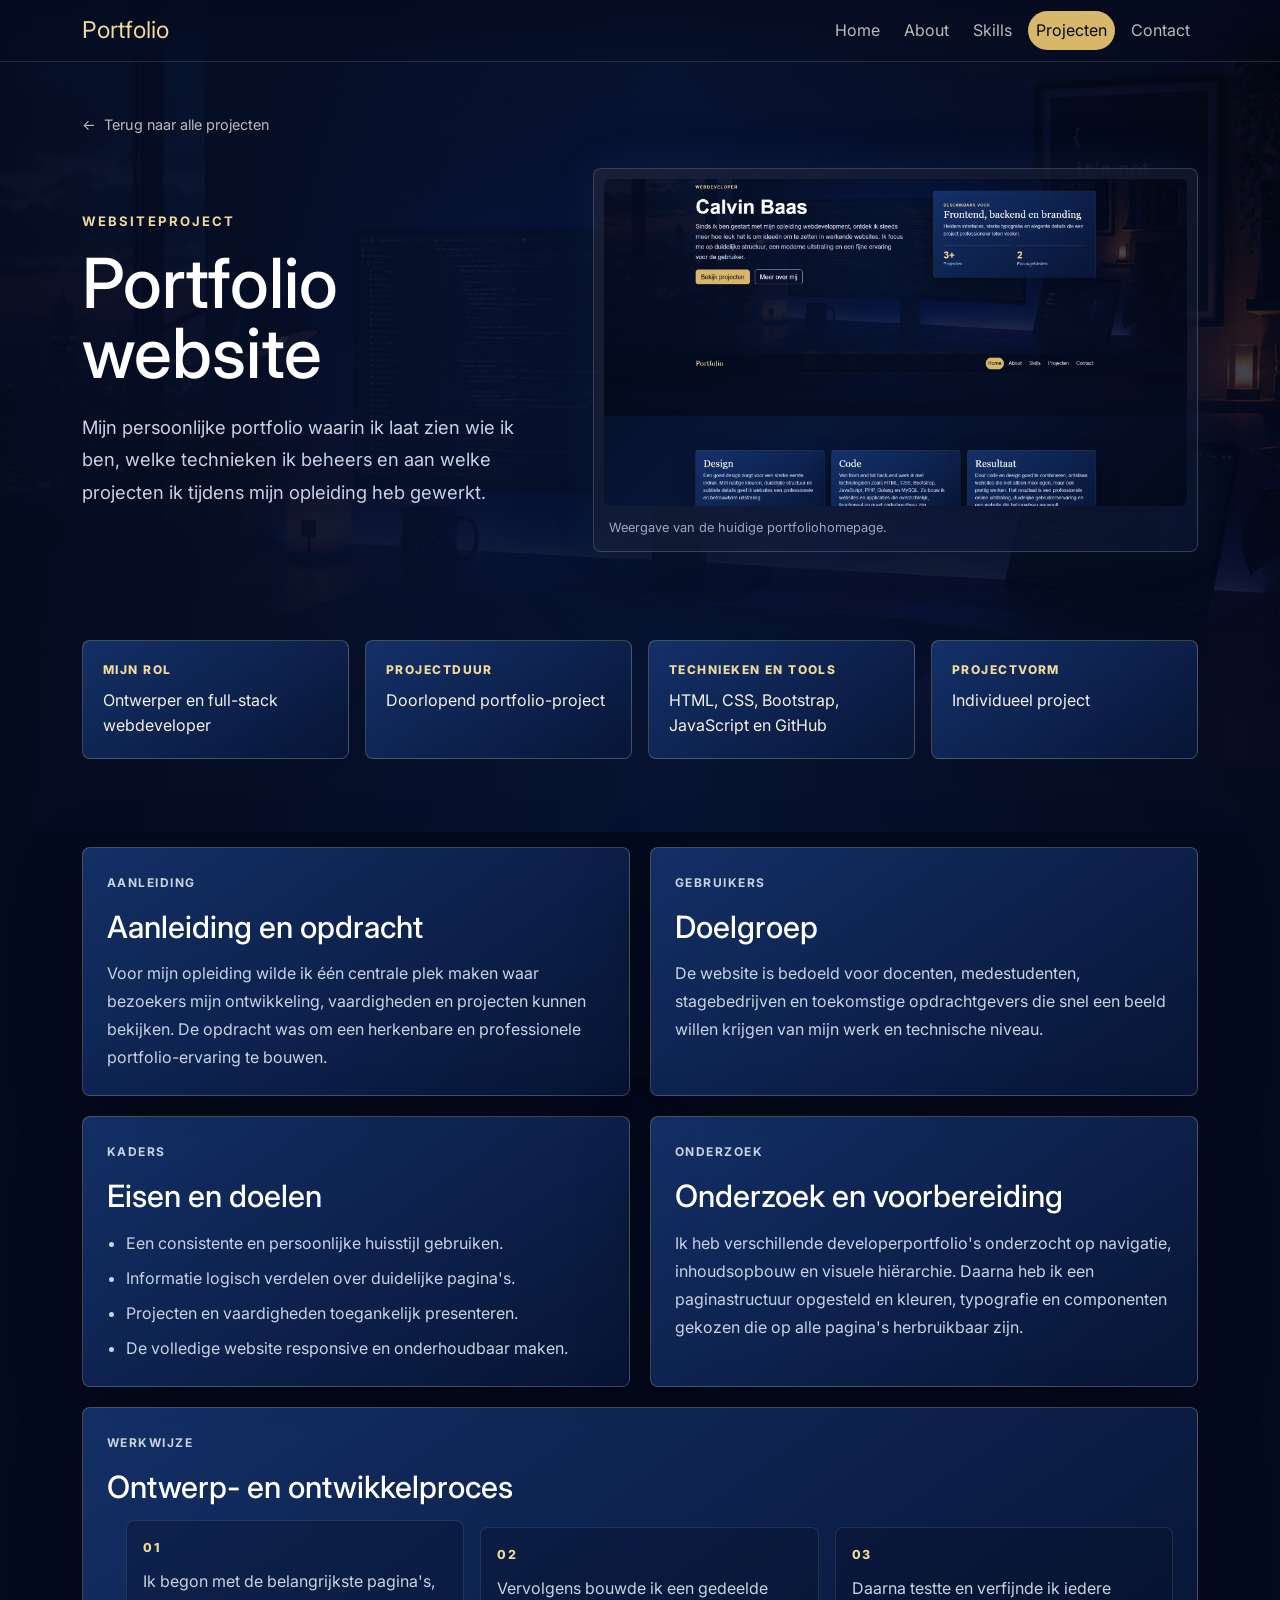
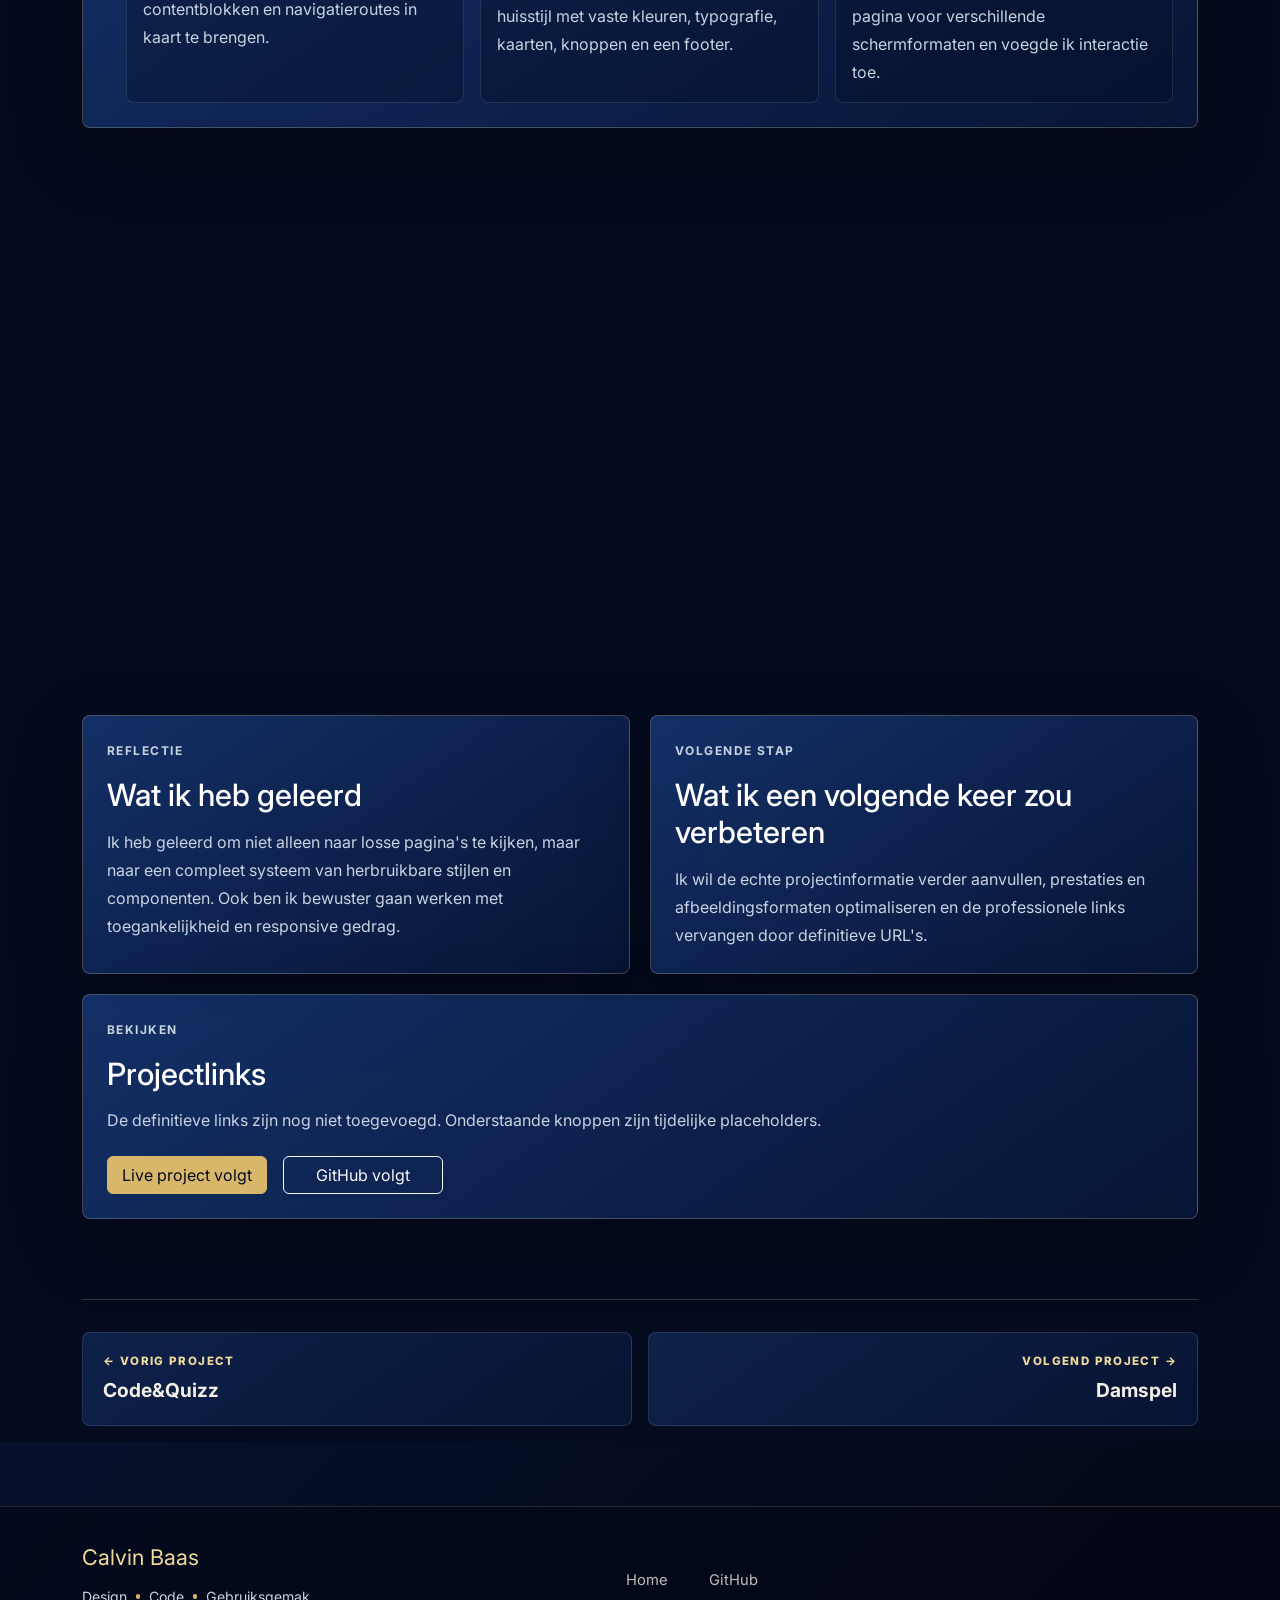
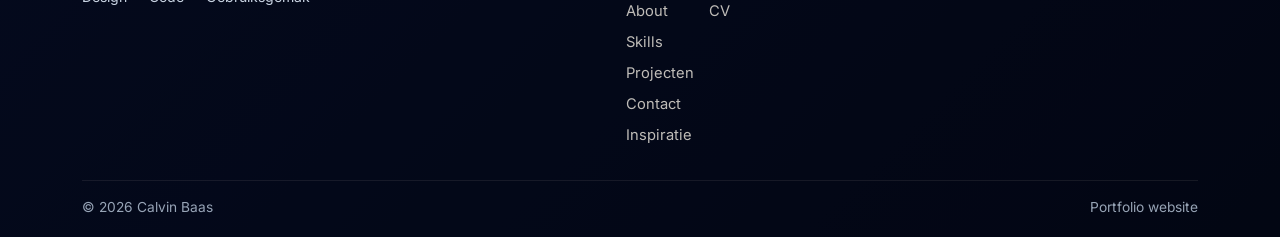
<file: projecten/portfolio-proj.html>
<!doctype html>
<html lang="nl">
  <head>
    <meta charset="utf-8">
    <meta name="viewport" content="width=device-width, initial-scale=1">
    <title>Portfolio | Portfolio website</title>
    <link rel="icon" type="image/png" href="../img/browsertab-logo.png">
    <link href="https://cdn.jsdelivr.net/npm/bootstrap@5.3.3/dist/css/bootstrap.min.css" rel="stylesheet">
    <link rel="stylesheet" href="../css/style.css">
    <link rel="stylesheet" href="../css/project-detail.css">
  </head>
  <body class="inner-page">
    <nav class="navbar navbar-expand-lg fixed-top glass-nav" data-bs-theme="dark">
      <div class="container">
        <a class="navbar-brand brand-mark" href="../index.html">Portfolio</a>
        <button class="navbar-toggler" type="button" data-bs-toggle="collapse" data-bs-target="#mainNav" aria-controls="mainNav" aria-expanded="false" aria-label="Menu openen">
          <span class="navbar-toggler-icon"></span>
        </button>
        <div class="collapse navbar-collapse" id="mainNav">
          <ul class="navbar-nav ms-auto gap-lg-2">
            <li class="nav-item"><a class="nav-link" href="../index.html">Home</a></li>
            <li class="nav-item"><a class="nav-link" href="../about.html">About</a></li>
            <li class="nav-item"><a class="nav-link" href="../skills.html">Skills</a></li>
            <li class="nav-item"><a class="nav-link active" aria-current="page" href="../projecten.html">Projecten</a></li>
            <li class="nav-item"><a class="nav-link" href="../contact.html">Contact</a></li>
          </ul>
        </div>
      </div>
    </nav>

    <main class="page-shell project-detail-page">
      <div class="container">
        <a class="project-back-link d-inline-flex align-items-center gap-2" href="../projecten.html"><span aria-hidden="true">&larr;</span> Terug naar alle projecten</a>

        <header class="project-detail-hero">
          <div class="project-detail-intro reveal">
            <p class="eyebrow">Websiteproject</p>
            <h1 class="page-title project-detail-title">Portfolio website</h1>
            <p class="project-detail-lead">Mijn persoonlijke portfolio waarin ik laat zien wie ik ben, welke technieken ik beheers en aan welke projecten ik tijdens mijn opleiding heb gewerkt.</p>
          </div>
          <figure class="project-detail-media reveal">
            <img class="img-fluid" src="../img/portfolio-prj.png" alt="Desktopweergave van de donkerblauwe portfoliohomepage van Calvin Baas">
            <figcaption>Weergave van de huidige portfoliohomepage.</figcaption>
          </figure>
        </header>

        <dl class="project-summary reveal" aria-label="Projectoverzicht">
          <div class="project-summary-item">
            <dt>Mijn rol</dt>
            <dd>Ontwerper en full-stack webdeveloper</dd>
          </div>
          <div class="project-summary-item">
            <dt>Projectduur</dt>
            <dd>Doorlopend portfolio-project</dd>
          </div>
          <div class="project-summary-item">
            <dt>Technieken en tools</dt>
            <dd>HTML, CSS, Bootstrap, JavaScript en GitHub</dd>
          </div>
          <div class="project-summary-item">
            <dt>Projectvorm</dt>
            <dd>Individueel project</dd>
          </div>
        </dl>

        <div class="project-detail-content">
          <section class="lux-card project-section reveal">
            <p class="panel-kicker">Aanleiding</p>
            <h2>Aanleiding en opdracht</h2>
            <p>Voor mijn opleiding wilde ik één centrale plek maken waar bezoekers mijn ontwikkeling, vaardigheden en projecten kunnen bekijken. De opdracht was om een herkenbare en professionele portfolio-ervaring te bouwen.</p>
          </section>

          <section class="lux-card project-section reveal">
            <p class="panel-kicker">Gebruikers</p>
            <h2>Doelgroep</h2>
            <p>De website is bedoeld voor docenten, medestudenten, stagebedrijven en toekomstige opdrachtgevers die snel een beeld willen krijgen van mijn werk en technische niveau.</p>
          </section>

          <section class="lux-card project-section reveal">
            <p class="panel-kicker">Kaders</p>
            <h2>Eisen en doelen</h2>
            <ul>
              <li>Een consistente en persoonlijke huisstijl gebruiken.</li>
              <li>Informatie logisch verdelen over duidelijke pagina's.</li>
              <li>Projecten en vaardigheden toegankelijk presenteren.</li>
              <li>De volledige website responsive en onderhoudbaar maken.</li>
            </ul>
          </section>

          <section class="lux-card project-section reveal">
            <p class="panel-kicker">Onderzoek</p>
            <h2>Onderzoek en voorbereiding</h2>
            <p>Ik heb verschillende developerportfolio's onderzocht op navigatie, inhoudsopbouw en visuele hiërarchie. Daarna heb ik een paginastructuur opgesteld en kleuren, typografie en componenten gekozen die op alle pagina's herbruikbaar zijn.</p>
          </section>

          <section class="lux-card project-section project-section--wide reveal">
            <p class="panel-kicker">Werkwijze</p>
            <h2>Ontwerp- en ontwikkelproces</h2>
            <ol class="project-process">
              <li>Ik begon met de belangrijkste pagina's, contentblokken en navigatieroutes in kaart te brengen.</li>
              <li>Vervolgens bouwde ik een gedeelde huisstijl met vaste kleuren, typografie, kaarten, knoppen en een footer.</li>
              <li>Daarna testte en verfijnde ik iedere pagina voor verschillende schermformaten en voegde ik interactie toe.</li>
            </ol>
          </section>

          <section class="lux-card project-section reveal">
            <p class="panel-kicker">Code</p>
            <h2>Technische uitwerking</h2>
            <p>De site gebruikt semantische HTML, Bootstrap voor het bestaande responsive raster en eigen CSS-bestanden per pagina. Gedeelde kleuren en typografie staan als variabelen in de centrale stylesheet. Kleine JavaScriptmodules verzorgen onder andere reveal-animaties en filters.</p>
          </section>

          <section class="lux-card project-section reveal">
            <p class="panel-kicker">Uitdaging</p>
            <h2>Problemen waar ik tegenaan liep</h2>
            <p>Het was een uitdaging om pagina's met verschillende soorten content toch als één geheel te laten voelen. Daarnaast moesten uitgebreide onderdelen op mobiel overzichtelijk blijven.</p>
          </section>

          <section class="lux-card project-section reveal">
            <p class="panel-kicker">Oplossing</p>
            <h2>Hoe ik deze problemen heb opgelost</h2>
            <p>Ik heb terugkerende componenten en vaste ontwerpvariabelen gebruikt. Voor complexe layouts zijn duidelijke breakpoints toegevoegd, zodat kolommen op kleinere schermen logisch onder elkaar komen te staan.</p>
          </section>

          <section class="lux-card project-section reveal">
            <p class="panel-kicker">Resultaat</p>
            <h2>Eindresultaat</h2>
            <p>Het resultaat is een samenhangende portfolio met een duidelijke navigatie, herkenbare stijl en ruimte om nieuwe projecten en vaardigheden later toe te voegen.</p>
          </section>

          <section class="lux-card project-section reveal">
            <p class="panel-kicker">Reflectie</p>
            <h2>Wat ik heb geleerd</h2>
            <p>Ik heb geleerd om niet alleen naar losse pagina's te kijken, maar naar een compleet systeem van herbruikbare stijlen en componenten. Ook ben ik bewuster gaan werken met toegankelijkheid en responsive gedrag.</p>
          </section>

          <section class="lux-card project-section reveal">
            <p class="panel-kicker">Volgende stap</p>
            <h2>Wat ik een volgende keer zou verbeteren</h2>
            <p>Ik wil de echte projectinformatie verder aanvullen, prestaties en afbeeldingsformaten optimaliseren en de professionele links vervangen door definitieve URL's.</p>
          </section>

          <section class="lux-card project-section project-section--wide reveal">
            <p class="panel-kicker">Bekijken</p>
            <h2>Projectlinks</h2>
            <p>De definitieve links zijn nog niet toegevoegd. Onderstaande knoppen zijn tijdelijke placeholders.</p>
            <div class="project-actions d-flex flex-column flex-sm-row flex-wrap gap-3">
              <a class="btn btn-gold project-placeholder-link" href="#" aria-label="Tijdelijke placeholder voor de live portfolio website">Live project volgt</a>
              <a class="btn btn-outline-light project-placeholder-link" href="#" aria-label="Tijdelijke placeholder voor de GitHub-repository van de portfolio website">GitHub volgt</a>
            </div>
          </section>
        </div>

        <nav class="project-navigation" aria-label="Navigatie tussen projecten">
          <a href="quiz-proj.html">
            <span>&larr; Vorig project</span>
            <strong>Code&amp;Quizz</strong>
          </a>
          <a href="dam-proj.html">
            <span>Volgend project &rarr;</span>
            <strong>Damspel</strong>
          </a>
        </nav>
      </div>
    </main>

    <footer class="site-footer">
      <div class="container">
        <div class="footer-grid row align-items-start g-4">
          <div class="footer-brand col-lg">
            <a class="footer-logo" href="../index.html">Calvin Baas</a>
            <div class="footer-signature" aria-label="Focuspunten">
              <span>Design</span>
              <span>Code</span>
              <span>Gebruiksgemak</span>
            </div>
          </div>
          <div class="footer-links col-lg-auto row row-cols-2 g-4 justify-content-lg-end">
            <nav class="footer-nav col d-flex flex-column" aria-label="Footer navigatie">
              <a href="../index.html">Home</a>
              <a href="../about.html">About</a>
              <a href="../skills.html">Skills</a>
              <a href="../projecten.html">Projecten</a>
              <a href="../contact.html">Contact</a>
              <a href="../inspiratie.html">Inspiratie</a>
            </nav>
            <nav class="footer-nav col d-flex flex-column" aria-label="Professionele links">
              <a href="#" target="_blank" rel="noopener">GitHub</a>
              <a href="#" target="_blank" rel="noopener">CV</a>
            </nav>
          </div>
        </div>
        <div class="footer-bottom d-flex flex-column flex-sm-row align-items-center justify-content-between gap-2 text-center text-sm-start">
          <span>&copy; 2026 Calvin Baas</span>
          <span>Portfolio website</span>
        </div>
      </div>
    </footer>

    <script src="https://cdn.jsdelivr.net/npm/bootstrap@5.3.3/dist/js/bootstrap.bundle.min.js"></script>
    <script src="../js/main.js"></script>
  </body>
</html>
</file>
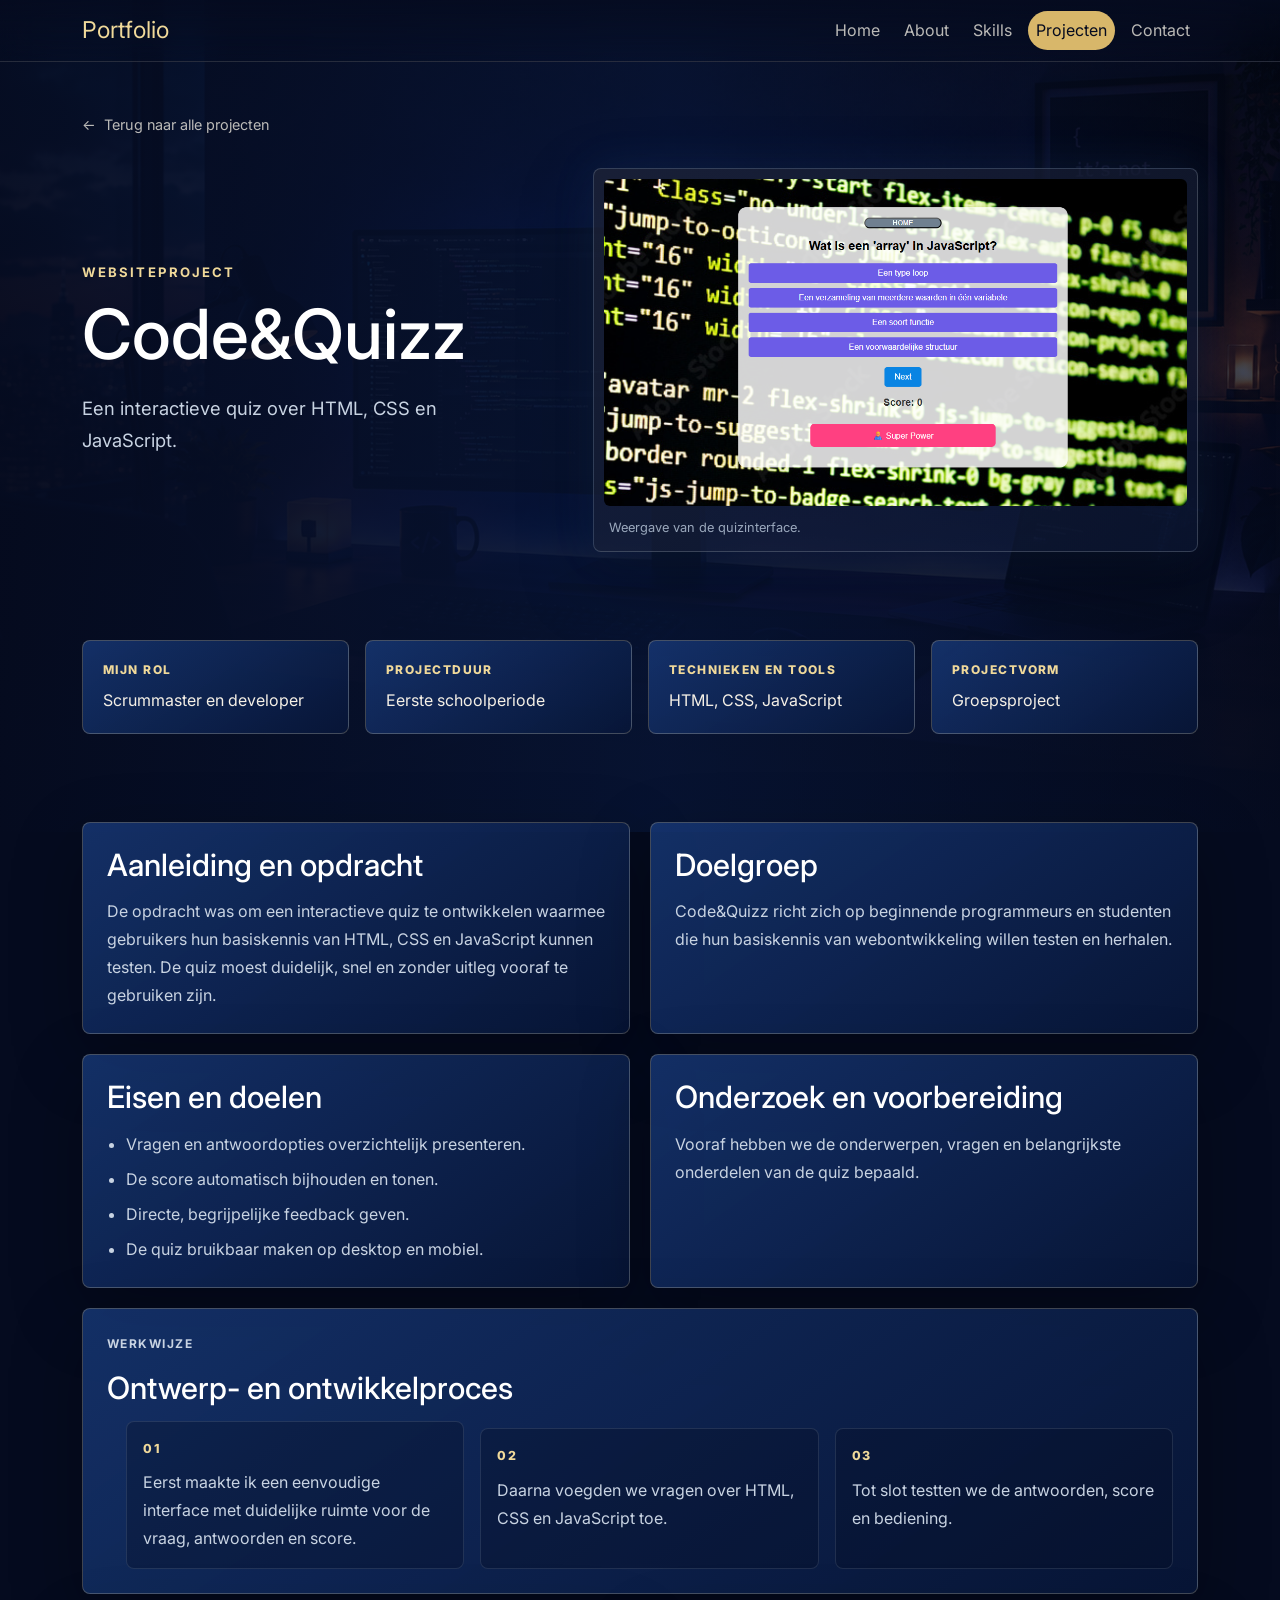
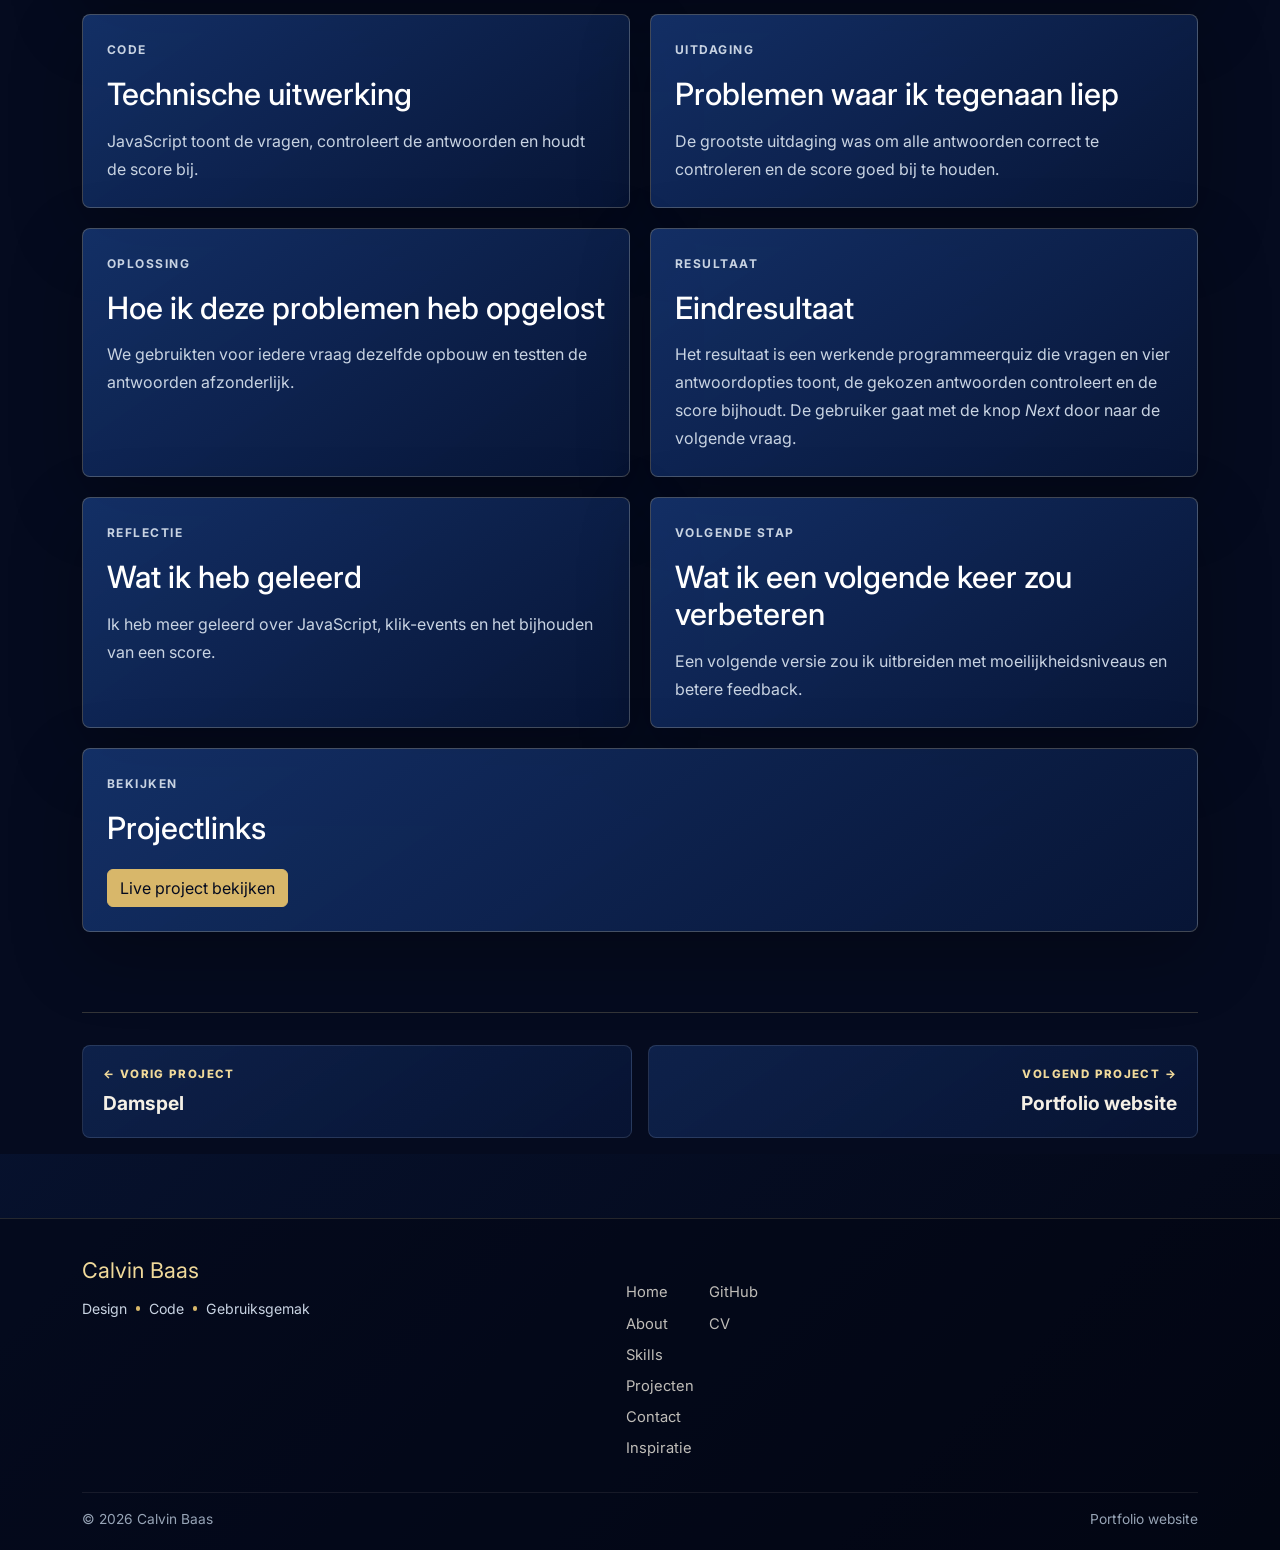
<file: projecten/quiz-proj.html>
<!doctype html>
<html lang="nl">
  <head>
    <meta charset="utf-8">
    <meta name="viewport" content="width=device-width, initial-scale=1">
    <title>Portfolio | Code&amp;Quizz</title>
    <link rel="icon" type="image/png" href="../img/browsertab-logo.png">
    <link href="https://cdn.jsdelivr.net/npm/bootstrap@5.3.3/dist/css/bootstrap.min.css" rel="stylesheet">
    <link rel="stylesheet" href="../css/style.css">
    <link rel="stylesheet" href="../css/project-detail.css">
  </head>
  <body class="inner-page">
    <nav class="navbar navbar-expand-lg fixed-top glass-nav" data-bs-theme="dark">
      <div class="container">
        <a class="navbar-brand brand-mark" href="../index.html">Portfolio</a>
        <button class="navbar-toggler" type="button" data-bs-toggle="collapse" data-bs-target="#mainNav" aria-controls="mainNav" aria-expanded="false" aria-label="Menu openen">
          <span class="navbar-toggler-icon"></span>
        </button>
        <div class="collapse navbar-collapse" id="mainNav">
          <ul class="navbar-nav ms-auto gap-lg-2">
            <li class="nav-item"><a class="nav-link" href="../index.html">Home</a></li>
            <li class="nav-item"><a class="nav-link" href="../about.html">About</a></li>
            <li class="nav-item"><a class="nav-link" href="../skills.html">Skills</a></li>
            <li class="nav-item"><a class="nav-link active" aria-current="page" href="../projecten.html">Projecten</a></li>
            <li class="nav-item"><a class="nav-link" href="../contact.html">Contact</a></li>
          </ul>
        </div>
      </div>
    </nav>

    <main class="page-shell project-detail-page">
      <div class="container">
        <a class="project-back-link d-inline-flex align-items-center gap-2" href="../projecten.html"><span aria-hidden="true">&larr;</span> Terug naar alle projecten</a>

        <header class="project-detail-hero">
          <div class="project-detail-intro reveal">
            <p class="eyebrow">Websiteproject</p>
            <h1 class="page-title project-detail-title">Code&amp;Quizz</h1>
            <p class="project-detail-lead">Een interactieve quiz over HTML, CSS en JavaScript.</p>
          </div>
          <figure class="project-detail-media reveal">
            <img class="img-fluid" src="../img/quiz-prj.png" alt="Scherm van Code&Quizz met een JavaScript-vraag, vier antwoorden en een score">
            <figcaption>Weergave van de quizinterface.</figcaption>
          </figure>
        </header>

        <dl class="project-summary reveal" aria-label="Projectoverzicht">
          <div class="project-summary-item">
            <dt>Mijn rol</dt>
            <dd>Scrummaster en developer</dd>
          </div>
          <div class="project-summary-item">
            <dt>Projectduur</dt>
            <dd>Eerste schoolperiode</dd>
          </div>
          <div class="project-summary-item">
            <dt>Technieken en tools</dt>
            <dd>HTML, CSS, JavaScript</dd>
          </div>
          <div class="project-summary-item">
            <dt>Projectvorm</dt>
            <dd>Groepsproject</dd>
          </div>
        </dl>

        <div class="project-detail-content">
          <section class="lux-card project-section reveal">
            <h2>Aanleiding en opdracht</h2>
            <p>De opdracht was om een interactieve quiz te ontwikkelen waarmee gebruikers hun basiskennis van HTML, CSS en JavaScript kunnen testen. De quiz moest duidelijk, snel en zonder uitleg vooraf te gebruiken zijn.</p>
          </section>

          <section class="lux-card project-section reveal">
            <h2>Doelgroep</h2>
            <p>Code&amp;Quizz richt zich op beginnende programmeurs en studenten die hun basiskennis van webontwikkeling willen testen en herhalen.</p>
          </section>

          <section class="lux-card project-section reveal">
            <h2>Eisen en doelen</h2>
            <ul>
              <li>Vragen en antwoordopties overzichtelijk presenteren.</li>
              <li>De score automatisch bijhouden en tonen.</li>
              <li>Directe, begrijpelijke feedback geven.</li>
              <li>De quiz bruikbaar maken op desktop en mobiel.</li>
            </ul>
          </section>

          <section class="lux-card project-section reveal">
            <h2>Onderzoek en voorbereiding</h2>
            <p>Vooraf hebben we de onderwerpen, vragen en belangrijkste onderdelen van de quiz bepaald.</p>
          </section>

          <section class="lux-card project-section project-section--wide reveal">
            <p class="panel-kicker">Werkwijze</p>
            <h2>Ontwerp- en ontwikkelproces</h2>
            <ol class="project-process">
              <li>Eerst maakte ik een eenvoudige interface met duidelijke ruimte voor de vraag, antwoorden en score.</li>
              <li>Daarna voegden we vragen over HTML, CSS en JavaScript toe.</li>
              <li>Tot slot testten we de antwoorden, score en bediening.</li>
            </ol>
          </section>

          <section class="lux-card project-section reveal">
            <p class="panel-kicker">Code</p>
            <h2>Technische uitwerking</h2>
            <p>JavaScript toont de vragen, controleert de antwoorden en houdt de score bij.</p>
          </section>

          <section class="lux-card project-section reveal">
            <p class="panel-kicker">Uitdaging</p>
            <h2>Problemen waar ik tegenaan liep</h2>
            <p>De grootste uitdaging was om alle antwoorden correct te controleren en de score goed bij te houden.</p>
          </section>

          <section class="lux-card project-section reveal">
            <p class="panel-kicker">Oplossing</p>
            <h2>Hoe ik deze problemen heb opgelost</h2>
            <p>We gebruikten voor iedere vraag dezelfde opbouw en testten de antwoorden afzonderlijk.</p>
          </section>

          <section class="lux-card project-section reveal">
            <p class="panel-kicker">Resultaat</p>
            <h2>Eindresultaat</h2>
            <p>Het resultaat is een werkende programmeerquiz die vragen en vier antwoordopties toont, de gekozen antwoorden controleert en de score bijhoudt. De gebruiker gaat met de knop <em>Next</em> door naar de volgende vraag.</p>
          </section>

          <section class="lux-card project-section reveal">
            <p class="panel-kicker">Reflectie</p>
            <h2>Wat ik heb geleerd</h2>
            <p>Ik heb meer geleerd over JavaScript, klik-events en het bijhouden van een score.</p>
          </section>

          <section class="lux-card project-section reveal">
            <p class="panel-kicker">Volgende stap</p>
            <h2>Wat ik een volgende keer zou verbeteren</h2>
            <p>Een volgende versie zou ik uitbreiden met moeilijkheidsniveaus en betere feedback.</p>
          </section>

          <section class="lux-card project-section project-section--wide reveal">
            <p class="panel-kicker">Bekijken</p>
            <h2>Projectlinks</h2>
            <div class="project-actions d-flex flex-column flex-sm-row flex-wrap gap-3">
              <a class="btn btn-gold project-placeholder-link" href="https://github.com/CBaas7/P01-project" aria-label="Tijdelijke placeholder voor het live Code&Quizz project">Live project bekijken</a>
            </div>
          </section>
        </div>

        <nav class="project-navigation" aria-label="Navigatie tussen projecten">
          <a href="dam-proj.html">
            <span>&larr; Vorig project</span>
            <strong>Damspel</strong>
          </a>
          <a href="portfolio-proj.html">
            <span>Volgend project &rarr;</span>
            <strong>Portfolio website</strong>
          </a>
        </nav>
      </div>
    </main>

    <footer class="site-footer">
      <div class="container">
        <div class="footer-grid row align-items-start g-4">
          <div class="footer-brand col-lg">
            <a class="footer-logo" href="../index.html">Calvin Baas</a>
            <div class="footer-signature" aria-label="Focuspunten">
              <span>Design</span>
              <span>Code</span>
              <span>Gebruiksgemak</span>
            </div>
          </div>
          <div class="footer-links col-lg-auto row row-cols-2 g-4 justify-content-lg-end">
            <nav class="footer-nav col d-flex flex-column" aria-label="Footer navigatie">
              <a href="../index.html">Home</a>
              <a href="../about.html">About</a>
              <a href="../skills.html">Skills</a>
              <a href="../projecten.html">Projecten</a>
              <a href="../contact.html">Contact</a>
              <a href="../inspiratie.html">Inspiratie</a>
            </nav>
            <nav class="footer-nav col d-flex flex-column" aria-label="Professionele links">
              <a href="#" target="_blank" rel="noopener">GitHub</a>
              <a href="#" target="_blank" rel="noopener">CV</a>
            </nav>
          </div>
        </div>
        <div class="footer-bottom d-flex flex-column flex-sm-row align-items-center justify-content-between gap-2 text-center text-sm-start">
          <span>&copy; 2026 Calvin Baas</span>
          <span>Portfolio website</span>
        </div>
      </div>
    </footer>

    <script src="https://cdn.jsdelivr.net/npm/bootstrap@5.3.3/dist/js/bootstrap.bundle.min.js"></script>
    <script src="../js/main.js"></script>
  </body>
</html>
</file>
<file: css/style.css>
@import url("https://fonts.googleapis.com/css2?family=Inter:wght@400;500;600;700;800&display=swap");

:root {
  /* Kleurvariabelen sturen de hele site; wijzig ze hier om de huisstijl consistent te houden. */
  --font-primary: "Inter", Arial, Helvetica, sans-serif;
  --font-heading: "Inter", Arial, Helvetica, sans-serif;
  --blue-950: #050b1f;
  --blue-900: #081638;
  --blue-800: #10275a;
  --blue-700: #183a7a;
  --mist: #b8c7d9;
  --gold: #d8b76a;
  --gold-soft: #f0d99a;
  --ivory: #f5f0e6;
  --muted: #c8d3e2;
  --line: rgba(240, 217, 154, 0.24);
  --radius-soft: 8px;
  --panel-bg: linear-gradient(145deg, rgba(24, 58, 122, 0.78), rgba(8, 22, 56, 0.9));
  --panel-bg-dark: linear-gradient(145deg, rgba(5, 11, 31, 0.74), rgba(8, 22, 56, 0.92));
  --panel-shadow: 0 24px 70px rgba(0, 0, 0, 0.28);
}

body {
  color: var(--ivory);
  background:
    radial-gradient(circle at 20% 10%, rgba(216, 183, 106, 0.12), transparent 28rem),
    linear-gradient(135deg, var(--blue-950), var(--blue-900) 46%, #030613);
  font-family: var(--font-primary);
  min-height: 100vh;
}

a {
  text-decoration: none;
}

.glass-nav {
  border-bottom: 1px solid rgba(245, 240, 230, 0.08);
  background: rgba(5, 11, 31, 0.84);
  backdrop-filter: blur(18px);
}

.home-page .glass-nav,
.inner-page .glass-nav {
  background: linear-gradient(180deg, rgba(5, 11, 31, 0.82), rgba(5, 11, 31, 0.18));
  border-bottom: 1px solid rgba(245, 240, 230, 0.14);
  box-shadow: none;
}

/* Deze class wordt door js/main.js gezet zodra de pagina genoeg is gescrold. */
.home-page .glass-nav.is-scrolled,
.inner-page .glass-nav.is-scrolled {
  background: rgba(5, 11, 31, 0.9);
  box-shadow: 0 16px 38px rgba(0, 0, 0, 0.2);
}

.brand-mark {
  color: var(--gold-soft);
  font-family: var(--font-heading);
  font-size: 1.45rem;
  letter-spacing: 0;
}

.navbar .nav-link {
  color: rgba(245, 240, 230, 0.76);
  border-radius: 999px;
  padding: 0.45rem 0.85rem;
}

.navbar .nav-link:hover,
.navbar .nav-link.active {
  color: var(--blue-950);
  background: var(--gold);
}

.page-copy,
.lux-card p {
  color: var(--muted);
}

.eyebrow {
  color: var(--gold-soft);
  font-size: 0.82rem;
  font-weight: 700;
  letter-spacing: 0.16em;
  margin-bottom: 1rem;
  text-transform: uppercase;
}

.btn-gold {
  color: var(--blue-950);
  background: var(--gold);
  border: 1px solid var(--gold);
}

.btn-gold:hover {
  color: var(--blue-950);
  background: var(--gold-soft);
  border-color: var(--gold-soft);
}

/* Kaarten delen dezelfde basisstijl. Verander deze voorzichtig: dit raakt meerdere onderdelen. */
.lux-card {
  border: 1px solid var(--line);
  background: var(--panel-bg);
  box-shadow: var(--panel-shadow);
  border-radius: var(--radius-soft);
  height: 100%;
  padding: 1.5rem;
}

.panel-kicker {
  color: var(--gold-soft);
  font-size: 0.75rem;
  font-weight: 700;
  letter-spacing: 0.12em;
  text-transform: uppercase;
}

.lux-card h2 {
  color: #fff;
  font-family: var(--font-heading);
  letter-spacing: 0;
}

.page-shell {
  padding: 7rem 0 4rem;
}

.inner-page .page-shell {
  isolation: isolate;
  min-height: 100svh;
  overflow: hidden;
  position: relative;
  background:
    linear-gradient(90deg, rgba(5, 11, 31, 0.9), rgba(8, 22, 56, 0.68) 48%, rgba(5, 11, 31, 0.34)),
    linear-gradient(180deg, rgba(5, 11, 31, 0.28), rgba(5, 11, 31, 0.9)),
    url("../img/home-page-header.png") center/cover;
}

.inner-page .page-shell::after {
  background: linear-gradient(180deg, transparent, var(--blue-950));
  bottom: 0;
  content: "";
  height: 9rem;
  left: 0;
  pointer-events: none;
  position: absolute;
  right: 0;
  z-index: 0;
}

.inner-page .page-shell > .container {
  position: relative;
  z-index: 1;
}

.section-gap {
  margin-top: 4rem;
}

.page-title {
  color: #fff;
  font-family: var(--font-heading);
  font-size: clamp(2.3rem, 5vw, 4.8rem);
  letter-spacing: 0;
  line-height: 1.02;
  max-width: 920px;
}

.about-title {
  font-size: clamp(1.9rem, 3.4vw, 3.25rem);
  line-height: 1.08;
}

.inspiration-intro {
  max-width: 58rem;
}

.inspiration-lead {
  font-size: 1.08rem;
  line-height: 1.75;
  margin-top: 1.5rem;
  max-width: 50rem;
}

.inspiration-page .lux-card p:last-child {
  margin-bottom: 0;
}

.inspiration-conclusion {
  margin-top: 1.5rem;
}

.portrait-frame {
  align-items: center;
  background: linear-gradient(145deg, rgba(24, 58, 122, 0.72), rgba(8, 22, 56, 0.94));
  border: 1px solid var(--line);
  border-radius: var(--radius-soft);
  display: flex;
  justify-content: center;
  min-height: 320px;
  overflow: visible;
  padding: 1rem;
}

.profile-photo {
  background: rgba(5, 11, 31, 0.42);
  border: 2px solid rgba(240, 217, 154, 0.68);
  border-radius: 6px;
  box-shadow: 0 18px 44px rgba(0, 0, 0, 0.28);
  display: block;
  height: auto;
  max-height: 560px;
  max-width: 100%;
  width: auto;
}

/* Footer component: gebruikt op alle HTML-pagina's. Houd classnamen gelijk aan de footer-markup. */
.site-footer {
  background: rgba(3, 6, 19, 0.58);
  border-top: 1px solid rgba(240, 217, 154, 0.14);
  color: var(--mist);
  margin-top: 4rem;
  padding: 2.4rem 0 1.25rem;
}

.footer-brand {
  max-width: 34rem;
}

.footer-logo {
  color: var(--gold-soft);
  display: inline-flex;
  font-family: var(--font-heading);
  font-size: 1.35rem;
  line-height: 1.2;
  margin-bottom: 0.75rem;
}

.footer-logo:hover {
  color: var(--ivory);
}

.footer-signature {
  align-items: center;
  color: var(--muted);
  display: flex;
  flex-wrap: wrap;
  gap: 0.55rem;
  margin-top: 0.15rem;
}

.footer-signature span {
  align-items: center;
  display: inline-flex;
  font-size: 0.88rem;
}

.footer-signature span + span::before {
  background: var(--gold);
  border-radius: 999px;
  content: "";
  height: 0.28rem;
  margin-right: 0.55rem;
  width: 0.28rem;
}

.footer-nav {
  gap: 0.5rem;
}

.footer-nav a {
  color: rgba(245, 240, 230, 0.78);
  font-size: 0.92rem;
  line-height: 1.35;
  padding: 0.1rem 0;
  transition: color 180ms ease;
}

.footer-nav a:hover {
  color: var(--gold-soft);
}

.footer-bottom {
  border-top: 1px solid rgba(245, 240, 230, 0.08);
  color: rgba(184, 199, 217, 0.82);
  font-size: 0.86rem;
  margin-top: 2rem;
  padding-top: 1rem;
}

/* .reveal start verborgen; js/main.js voegt .is-visible toe wanneer het element in beeld komt. */
.reveal {
  opacity: 0;
  transform: translateY(18px);
  transition: opacity 600ms ease, transform 600ms ease;
}

.reveal.is-visible {
  opacity: 1;
  transform: translateY(0);
}

/* Breakpoints volgen Bootstrap lg/sm, zodat grid en navbar tegelijk omschakelen. */
@media (max-width: 991.98px) {
  .navbar-collapse {
    background: rgba(5, 11, 31, 0.94);
    border: 1px solid rgba(240, 217, 154, 0.18);
    border-radius: var(--radius-soft);
    margin-top: 0.85rem;
    padding: 1rem;
  }

  .page-shell {
    padding-top: 8rem;
  }
}

@media (max-width: 575.98px) {
  .lux-card {
    padding: 1.2rem;
  }

  .site-footer {
    margin-top: 3rem;
    padding: 2rem 0 1.1rem;
  }

  .footer-grid {
    /* Mobiele footer: alles onder elkaar om overlappende tekst te voorkomen. */
    text-align: center;
  }

  .footer-brand {
    margin: 0 auto;
    max-width: 100%;
  }

  .footer-logo {
    justify-content: center;
  }

  .footer-signature {
    justify-content: center;
  }

  .footer-nav {
    align-items: center;
    min-width: 0;
  }

  .footer-nav a {
    padding: 0.18rem 0;
  }
}
</file>
<file: css/home.css>
.hero-section {
  isolation: isolate;
  min-height: 100svh;
  position: relative;
  overflow: hidden;
  background:
    linear-gradient(90deg, rgba(5, 11, 31, 0.9), rgba(8, 22, 56, 0.68) 48%, rgba(5, 11, 31, 0.34)),
    linear-gradient(180deg, rgba(5, 11, 31, 0.28), rgba(5, 11, 31, 0.9)),
    url("../img/home-page-header.png") center/cover;
}

.hero-section::after {
  background: linear-gradient(180deg, transparent, var(--blue-950));
  bottom: 0;
  content: "";
  height: 9rem;
  left: 0;
  pointer-events: none;
  position: absolute;
  right: 0;
  z-index: 0;
}

.homepage-header .container {
  position: relative;
  z-index: 1;
}

.hero-grid {
  padding-bottom: 5rem;
  padding-top: 7.5rem;
}

.hero-copy,
.profile-panel p {
  color: var(--muted);
}

.hero-copy {
  line-height: 1.65;
  max-width: 42rem;
}

.codebar-stack {
  margin-top: 4.5rem;
  max-width: 100%;
  overflow: visible;
  padding-bottom: 0.25rem;
  width: 100%;
}

.codebar-stack__track {
  gap: 1rem clamp(1.2rem, 3.4vw, 2.75rem);
  min-height: 34px;
  padding: 0.85rem 0 0;
  width: 100%;
}

.codebar-tech {
  align-items: center;
  color: rgba(247, 251, 255, 0.9);
  display: inline-flex;
  flex: 0 0 auto;
  font-size: 0.74rem;
  gap: 0.46rem;
  line-height: 1;
  white-space: nowrap;
}

.codebar-icon {
  align-items: center;
  display: inline-flex;
  flex: 0 0 18px;
  font-size: 0.63rem;
  font-weight: 800;
  height: 18px;
  justify-content: center;
  line-height: 1;
  position: relative;
  width: 18px;
}

.codebar-icon--js {
  background: #f7df1e;
  color: #111;
}

.codebar-icon--html {
  background: #e34f26;
  color: #fff;
}

.codebar-icon--css {
  background: #1572b6;
  color: #fff;
}

.codebar-icon--go {
  background: #00add8;
  color: #fff;
  font-size: 0.54rem;
}

.codebar-icon--php {
  background: #777bb4;
  color: #fff;
  font-size: 0.47rem;
}

.codebar-icon--mysql {
  background: #00618a;
  color: #fff;
  font-size: 0.45rem;
}

.profile-panel {
  /* Alleen de profielkaart op de homepage. Houd padding en radius stabiel voor nette uitlijning. */
  border: 1px solid var(--line);
  background: var(--panel-bg);
  box-shadow: var(--panel-shadow);
  border-radius: var(--radius-soft);
  padding: 2rem;
}

.profile-panel h2 {
  color: #fff;
  font-family: var(--font-heading);
  letter-spacing: 0;
}

.stat-grid {
  --bs-gutter-x: 1rem;
  --bs-gutter-y: 1rem;
}

.stat-grid div {
  border-top: 1px solid var(--line);
  padding-top: 1rem;
}

.stat-grid strong {
  color: var(--gold-soft);
  display: block;
  font-size: 2rem;
  line-height: 1;
}

.stat-grid span {
  color: var(--mist);
  font-size: 0.9rem;
}

.section-band {
  padding: 7rem 0 4rem;
}

@media (max-width: 991.98px) {
  .hero-section .min-vh-100 {
    min-height: auto !important;
    padding-bottom: 4rem;
    padding-top: 8.25rem !important;
  }

  .hero-copy {
    max-width: 38rem;
  }
}

@media (max-width: 575.98px) {
  .display-3 {
    font-size: 2.55rem;
  }

  .hero-copy {
    font-size: 1rem;
    line-height: 1.7;
    max-width: 31rem;
  }

  .profile-panel {
    padding: 1.2rem;
  }
}
</file>
<file: css/contact.css>
.contact-shell {
  min-height: calc(100svh - 4rem);
}

.contact-intro {
  max-width: 34rem;
}

.contact-note {
  color: var(--gold-soft);
  font-size: 0.94rem;
  margin-top: 1.25rem;
}

.contact-game {
  background: var(--panel-bg-dark);
  border: 1px solid var(--line);
  border-radius: var(--radius-soft);
  box-shadow: var(--panel-shadow);
  overflow: hidden;
  padding: clamp(1rem, 2.5vw, 1.4rem);
}

.contact-game__header {
  margin-bottom: 1rem;
}

.contact-game__header h2 {
  color: #fff;
  font-family: var(--font-heading);
  font-size: clamp(1.45rem, 3vw, 2.1rem);
  letter-spacing: 0;
  margin: 0 0 0.15rem;
}

.contact-game__header span,
.contact-game__status {
  color: var(--mist);
  font-size: 0.92rem;
}

.contact-game__header strong {
  color: var(--gold-soft);
}

.contact-game__reset {
  flex: 0 0 auto;
  font-weight: 700;
  min-height: 2.5rem;
}

.contact-game__canvas {
  aspect-ratio: 43 / 26;
  background:
    linear-gradient(180deg, rgba(184, 199, 217, 0.08), rgba(5, 11, 31, 0.28)),
    linear-gradient(90deg, rgba(33, 120, 79, 0.3), rgba(15, 82, 68, 0.42)),
    radial-gradient(circle at 18% 22%, rgba(240, 217, 154, 0.18), transparent 9rem),
    #07122e;
  border: 1px solid rgba(184, 199, 217, 0.18);
  border-radius: var(--radius-soft);
  cursor: grab;
  display: block;
  max-height: 520px;
  touch-action: none;
  width: 100%;
}

.contact-game__canvas:active {
  cursor: grabbing;
}

.contact-game__status {
  margin: 0.9rem 0 0;
}

@media (max-width: 575.98px) {
  .contact-game__header {
    align-items: stretch;
    flex-direction: column;
  }

  .contact-game__reset {
    width: 100%;
  }
}
</file>
<file: css/projects.css>
/* Projectpagina: lijst-layout naar de mockup, los van de gedeelde header en footer. */
.inner-page .projects-page {
  background:
    linear-gradient(180deg, rgba(5, 11, 31, 0.28), var(--blue-950) 26rem),
    linear-gradient(135deg, var(--blue-950), var(--blue-900) 46%, #030613);
}

.inner-page .projects-page::before {
  background:
    linear-gradient(90deg, rgba(5, 11, 31, 0.9), rgba(8, 22, 56, 0.68) 48%, rgba(5, 11, 31, 0.34)),
    linear-gradient(180deg, rgba(5, 11, 31, 0.18), rgba(5, 11, 31, 0.72) 72%, var(--blue-950)),
    url("../img/home-page-header.png") center top/cover;
  content: "";
  height: clamp(34rem, 68vw, 48rem);
  left: 0;
  pointer-events: none;
  position: absolute;
  right: 0;
  top: 0;
  z-index: 0;
}

.projects-page {
  padding-bottom: 1.5rem;
}

.projects-hero {
  min-height: 470px;
  padding: clamp(1rem, 3vw, 2rem) 0 2.75rem;
}

.projects-hero__copy {
  max-width: 650px;
}

.projects-title {
  max-width: 620px;
}

.projects-lead {
  color: var(--muted);
  font-size: 1.08rem;
  line-height: 1.75;
  margin-top: 1.35rem;
  max-width: 520px;
}

.projects-scroll {
  align-items: center;
  color: rgba(245, 240, 230, 0.72);
  display: inline-flex;
  font-size: 0.76rem;
  font-weight: 700;
  gap: 0.8rem;
  letter-spacing: 0.18em;
  margin-top: 2rem;
  text-transform: uppercase;
}

.projects-scroll:hover {
  color: var(--gold-soft);
}

.projects-scroll span {
  color: #fff;
  font-size: 1.1rem;
  line-height: 1;
}

.hero-img-prj {
  align-self: center;
  aspect-ratio: 1672 / 941;
  background:
    linear-gradient(145deg, rgba(245, 240, 230, 0.08), rgba(77, 146, 255, 0.06)),
    rgba(5, 11, 31, 0.48);
  border: 1px solid rgba(184, 199, 217, 0.22);
  border-radius: 8px;
  box-shadow: 0 26px 70px rgba(0, 0, 0, 0.34), 0 0 44px rgba(77, 146, 255, 0.12);
  max-width: min(100%, 620px);
  overflow: hidden;
  padding: clamp(0.38rem, 0.9vw, 0.62rem);
  position: relative;
  transform: translate(-1.75rem, 2.35rem);
  width: 100%;
}

.hero-img-prj img {
  border-radius: 6px;
  display: block;
  height: 100%;
  object-fit: cover;
  object-position: center;
  position: relative;
  width: 100%;
  z-index: 1;
}

.hero-img-prj::before {
  background: linear-gradient(135deg, rgba(255, 255, 255, 0.22), transparent 34%, rgba(77, 146, 255, 0.14));
  content: "";
  inset: 0;
  opacity: 0.62;
  pointer-events: none;
  position: absolute;
}

.hero-img-prj::after {
  background: linear-gradient(90deg, transparent, rgba(240, 217, 154, 0.65), rgba(77, 146, 255, 0.55), transparent);
  bottom: 0;
  content: "";
  height: 1px;
  left: 10%;
  opacity: 0.8;
  position: absolute;
  width: 80%;
}

/* Filtertabs: JavaScript wisselt .is-active en gebruikt data-project-filter. */
.project-tabs {
  border-bottom: 1px solid rgba(184, 199, 217, 0.22);
  gap: clamp(1.1rem, 4vw, 3rem);
  margin-top: 0.5rem;
  scrollbar-width: none;
}

.project-tabs::-webkit-scrollbar {
  display: none;
}

.project-tab {
  background: transparent;
  border: 0;
  color: rgba(245, 240, 230, 0.78);
  cursor: pointer;
  flex: 0 0 auto;
  font: inherit;
  padding: 1rem 0 1.05rem;
  position: relative;
}

.project-tab:hover,
.project-tab.is-active {
  color: var(--gold-soft);
}

.project-tab.is-active::after {
  background: var(--gold);
  bottom: -1px;
  content: "";
  height: 2px;
  left: 0;
  position: absolute;
  right: 0;
}

.project-list {
  gap: 0.6rem;
  margin-top: 1.15rem;
}

/* Projectrijen worden door JS verborgen met .is-hidden wanneer een categorie niet matcht. */
.project-row {
  background: linear-gradient(145deg, rgba(8, 22, 56, 0.78), rgba(5, 11, 31, 0.82));
  border: 1px solid rgba(184, 199, 217, 0.16);
  border-radius: var(--radius-soft);
  min-height: 174px;
  padding: clamp(0.75rem, 1.8vw, 1.1rem);
}

.project-row.is-hidden {
  display: none;
}

.project-preview {
  align-items: center;
  aspect-ratio: 16 / 8.4;
  background: #050816;
  border: 1px solid rgba(184, 199, 217, 0.22);
  border-radius: var(--radius-soft);
  display: flex;
  justify-content: center;
  min-width: 0;
  overflow: hidden;
  padding: 1rem;
}

.project-preview--quiz {
  background: #070b1f;
  padding: 0;
}

.project-preview--quiz img,
.project-preview--portfolio img,
.project-preview--checkers img {
  display: block;
  height: 100%;
  object-fit: cover;
  width: 100%;
}

.project-preview--portfolio {
  background: #070b1f;
  padding: 0;
}

.project-preview--checkers {
  background: #070b1f;
  padding: 0;
}

.project-row__content {
  min-width: 0;
}

.project-type {
  color: var(--gold-soft);
  display: inline-block;
  font-size: 0.74rem;
  font-weight: 800;
  letter-spacing: 0.16em;
  margin-bottom: 0.35rem;
  text-transform: uppercase;
}

.project-row h2 {
  color: #fff;
  font-family: var(--font-heading);
  font-size: clamp(1.6rem, 2.4vw, 2rem);
  letter-spacing: 0;
  line-height: 1.05;
  margin-bottom: 0.5rem;
}

.project-row p {
  color: var(--muted);
  line-height: 1.6;
  margin: 0;
  max-width: 520px;
}

.project-tags {
  display: flex;
  flex-wrap: wrap;
  gap: 0.55rem;
  margin-top: 0.9rem;
}

.project-tags span {
  background: rgba(184, 199, 217, 0.1);
  border: 1px solid rgba(184, 199, 217, 0.08);
  border-radius: 5px;
  color: rgba(245, 240, 230, 0.84);
  font-size: 0.78rem;
  line-height: 1;
  padding: 0.55rem 0.75rem;
}

.project-link {
  align-items: center;
  color: var(--gold-soft);
  display: inline-flex;
  gap: 0.7rem;
  justify-self: end;
  white-space: nowrap;
}

.project-link:hover {
  color: #fff;
}

/* Wordt pas zichtbaar als een filter geen projecten oplevert. */
.project-empty {
  background: rgba(8, 22, 56, 0.56);
  border: 1px solid rgba(184, 199, 217, 0.16);
  border-radius: var(--radius-soft);
  color: var(--muted);
  display: none;
  margin: 0;
  padding: 1.4rem;
  text-align: center;
}

.project-empty.is-visible {
  display: block;
}

@media (max-width: 991.98px) {
  .projects-hero {
    min-height: auto;
    padding-bottom: 1.5rem;
  }

  .hero-img-prj {
    margin-left: auto;
    margin-right: auto;
    max-width: 680px;
    transform: none;
  }

  .project-link {
    width: fit-content;
  }
}

@media (max-width: 575.98px) {
  .projects-title {
    font-size: 2.7rem;
  }

  .hero-img-prj {
    max-width: 100%;
    padding: 0.35rem;
  }

  .project-tabs {
    gap: 1.5rem;
  }

  .project-row {
    padding: 0.7rem;
  }

  .project-preview {
    aspect-ratio: 16 / 10;
  }

  .project-row__content {
    padding: 0 0.25rem;
  }

  .project-link {
    padding: 0 0.25rem 0.25rem;
  }
}
</file>
<file: css/skills.css>
.skills-page {
  min-height: 100svh;
}

.skills-hero {
  padding-top: 1.5rem;
}

.skills-intro {
  max-width: 560px;
}

.skills-title {
  color: #fff;
  font-family: var(--font-heading);
  font-size: clamp(2.4rem, 5vw, 4.3rem);
  letter-spacing: 0;
  line-height: 1;
  margin-bottom: 1.4rem;
}

.skills-lead {
  color: var(--muted);
  font-size: 1rem;
  line-height: 1.8;
  max-width: 520px;
}

.skills-cta {
  align-items: center;
  border: 1px solid rgba(125, 92, 255, 0.72);
  border-radius: var(--radius-soft);
  box-shadow: 0 0 34px rgba(125, 92, 255, 0.18);
  color: #fff;
  display: inline-flex;
  font-size: 0.95rem;
  gap: 0.75rem;
  margin-top: 2rem;
  padding: 0.85rem 1.35rem;
}

.skills-cta:hover {
  background: rgba(125, 92, 255, 0.18);
  color: #fff;
}

.practice-panel {
  padding: 0;
  position: relative;
}

.practice-panel::before {
  background:
    linear-gradient(90deg, transparent, rgba(240, 217, 154, 0.5), rgba(0, 173, 216, 0.38), transparent),
    linear-gradient(90deg, transparent, rgba(227, 79, 38, 0.38), rgba(240, 217, 154, 0.28), transparent);
  content: "";
  height: 1px;
  left: 7%;
  opacity: 0.7;
  pointer-events: none;
  position: absolute;
  top: 58%;
  width: 86%;
}

.practice-panel::after {
  background:
    radial-gradient(circle at 12% 34%, rgba(227, 79, 38, 0.16), transparent 8rem),
    radial-gradient(circle at 78% 22%, rgba(240, 217, 154, 0.14), transparent 9rem),
    radial-gradient(circle at 78% 84%, rgba(0, 173, 216, 0.13), transparent 9rem);
  content: "";
  inset: 0;
  opacity: 0.82;
  pointer-events: none;
  position: absolute;
}

.practice-heading {
  align-items: center;
  display: flex;
  gap: 1rem;
  margin-bottom: 1.05rem;
  position: relative;
  z-index: 1;
}

.practice-heading::after {
  background: linear-gradient(90deg, rgba(240, 217, 154, 0.5), transparent);
  content: "";
  flex: 1;
  height: 1px;
}

.practice-heading h2 {
  color: var(--gold-soft);
  font-size: 0.82rem;
  font-weight: 700;
  letter-spacing: 0.16em;
  margin: 0;
  text-transform: uppercase;
}

.practice-lines {
  inset: 2.65rem 0 0;
  pointer-events: none;
  position: absolute;
  z-index: 0;
}

.practice-line {
  background: linear-gradient(90deg, transparent, rgba(240, 217, 154, 0.5), rgba(0, 173, 216, 0.42), transparent);
  box-shadow: 0 0 14px rgba(0, 173, 216, 0.12);
  display: block;
  opacity: 0.64;
  position: absolute;
}

.practice-line--top,
.practice-line--middle,
.practice-line--bottom {
  height: 1px;
}

.practice-line--top {
  left: 7%;
  top: 37%;
  width: 86%;
}

.practice-line--middle {
  left: 16%;
  top: 58%;
  width: 68%;
}

.practice-line--bottom {
  left: 26%;
  top: 78%;
  width: 48%;
}

.practice-line--html,
.practice-line--css,
.practice-line--js,
.practice-line--bootstrap,
.practice-line--php,
.practice-line--go,
.practice-line--mysql {
  background: linear-gradient(180deg, rgba(240, 217, 154, 0.42), rgba(0, 173, 216, 0.38), transparent);
  height: 26%;
  top: 38%;
  width: 1px;
}

.practice-line--html { left: 11.5%; }
.practice-line--css { left: 36.5%; }
.practice-line--js { left: 61.5%; }
.practice-line--bootstrap { left: 86.5%; }
.practice-line--php { left: 24%; top: 58%; height: 20%; }
.practice-line--go { left: 50%; top: 58%; height: 20%; }
.practice-line--mysql { left: 76%; top: 58%; height: 20%; }

.practice-grid {
  gap: 1rem;
  position: relative;
  z-index: 1;
}

.practice-card {
  --practice-accent: #7d5cff;
  --practice-border: rgba(125, 92, 255, 0.58);
  --practice-glow: rgba(125, 92, 255, 0.22);
  --practice-glow-active: rgba(125, 92, 255, 0.42);
  align-items: center;
  background: linear-gradient(145deg, rgba(5, 11, 31, 0.68), rgba(8, 22, 56, 0.74));
  border: 1px solid var(--practice-border);
  border-radius: var(--radius-soft);
  backdrop-filter: blur(12px);
  box-shadow: inset 0 0 22px var(--practice-glow), 0 12px 32px rgba(0, 0, 0, 0.16);
  animation: practice-card-pulse 8.4s ease-in-out infinite;
  display: flex;
  flex-direction: column;
  flex: 0 1 calc((100% - 3rem) / 4);
  justify-content: center;
  min-height: 122px;
  min-width: 0;
  padding: 0.9rem 0.7rem;
  text-align: center;
}

.practice-card:nth-child(1) { animation-delay: 0s; }
.practice-card:nth-child(2) { animation-delay: 1.2s; }
.practice-card:nth-child(3) { animation-delay: 2.4s; }
.practice-card:nth-child(4) { animation-delay: 3.6s; }
.practice-card:nth-child(5) { animation-delay: 4.8s; }
.practice-card:nth-child(6) { animation-delay: 6s; }
.practice-card:nth-child(7) { animation-delay: 7.2s; }

@keyframes practice-card-pulse {
  0%,
  13%,
  100% {
    border-color: var(--practice-border);
    box-shadow: inset 0 0 22px var(--practice-glow), 0 12px 32px rgba(0, 0, 0, 0.16);
    transform: translateY(0);
  }

  6% {
    border-color: var(--practice-border-active);
    box-shadow: inset 0 0 42px var(--practice-glow-active), 0 0 34px var(--practice-glow-active), 0 18px 42px rgba(0, 0, 0, 0.24);
    transform: translateY(-5px);
  }
}

@media (prefers-reduced-motion: reduce) {
  .practice-card {
    animation: none;
  }
}

.practice-icon {
  align-items: center;
  border-radius: 6px;
  display: flex;
  font-size: 1rem;
  font-weight: 800;
  height: 38px;
  justify-content: center;
  margin-bottom: 0.58rem;
  width: 38px;
}

.practice-card h3 {
  color: #fff;
  font-size: 0.92rem;
  font-weight: 700;
  margin: 0 0 0.35rem;
}

.practice-card p {
  color: rgba(245, 240, 230, 0.82);
  font-size: 0.78rem;
  line-height: 1.35;
  margin: 0;
}

.practice-card--html { --practice-border: rgba(227, 79, 38, 0.64); --practice-border-active: rgba(255, 115, 72, 0.96); --practice-glow: rgba(227, 79, 38, 0.2); --practice-glow-active: rgba(227, 79, 38, 0.42); }
.practice-card--css { --practice-border: rgba(21, 114, 182, 0.7); --practice-border-active: rgba(55, 165, 255, 0.96); --practice-glow: rgba(21, 114, 182, 0.22); --practice-glow-active: rgba(21, 114, 182, 0.46); }
.practice-card--js { --practice-border: rgba(247, 223, 30, 0.64); --practice-border-active: rgba(255, 230, 54, 0.96); --practice-glow: rgba(247, 223, 30, 0.18); --practice-glow-active: rgba(247, 223, 30, 0.4); }
.practice-card--bootstrap { --practice-border: rgba(125, 92, 255, 0.7); --practice-border-active: rgba(160, 132, 255, 0.96); --practice-glow: rgba(125, 92, 255, 0.22); --practice-glow-active: rgba(125, 92, 255, 0.48); }
.practice-card--php { --practice-border: rgba(119, 123, 180, 0.7); --practice-border-active: rgba(166, 171, 235, 0.96); --practice-glow: rgba(119, 123, 180, 0.22); --practice-glow-active: rgba(119, 123, 180, 0.46); }
.practice-card--go { --practice-border: rgba(0, 173, 216, 0.7); --practice-border-active: rgba(64, 220, 255, 0.96); --practice-glow: rgba(0, 173, 216, 0.2); --practice-glow-active: rgba(0, 173, 216, 0.44); }
.practice-card--mysql { --practice-border: rgba(227, 79, 38, 0.64); --practice-border-active: rgba(255, 115, 72, 0.96); --practice-glow: rgba(227, 79, 38, 0.2); --practice-glow-active: rgba(227, 79, 38, 0.42); }

.practice-card--bootstrap .practice-icon {
  background: #7d5cff;
  color: #fff;
}

.tool-panel {
  background: var(--panel-bg-dark);
  border: 1px solid rgba(184, 199, 217, 0.16);
  border-radius: var(--radius-soft);
  box-shadow: var(--panel-shadow);
  margin-top: 2rem;
  padding: clamp(1.2rem, 2.5vw, 1.8rem);
}

.panel-title {
  color: var(--gold-soft);
  font-size: 0.84rem;
  font-weight: 700;
  letter-spacing: 0.12em;
  margin-bottom: 0.55rem;
  text-transform: uppercase;
}

.panel-copy {
  color: var(--mist);
  font-size: 0.95rem;
  line-height: 1.7;
  margin: 0 0 1.5rem;
  max-width: 760px;
}

.tool-tabs {
  border-bottom: 1px solid rgba(184, 199, 217, 0.12);
  gap: 0.85rem;
  margin-bottom: 1.4rem;
  padding-bottom: 1.25rem;
}

.tool-tab {
  align-items: center;
  background: transparent;
  border: 1px solid transparent;
  border-radius: var(--radius-soft);
  color: var(--mist);
  cursor: pointer;
  display: inline-flex;
  font-size: 0.9rem;
  gap: 0.55rem;
  padding: 0.7rem 1rem;
}

.tool-tab.is-active {
  background: rgba(125, 92, 255, 0.18);
  border-color: rgba(125, 92, 255, 0.42);
  color: #fff;
}

.tool-tab:hover {
  border-color: rgba(125, 92, 255, 0.32);
  color: #fff;
}

.tool-grid {
  border: 1px solid rgba(184, 199, 217, 0.08);
  border-radius: var(--radius-soft);
  display: grid;
  grid-template-columns: repeat(auto-fit, minmax(120px, 1fr));
  overflow: hidden;
}

.tool-item {
  align-items: center;
  border-right: 1px solid rgba(184, 199, 217, 0.08);
  --tool-accent: #7d5cff;
  --tool-glow: rgba(125, 92, 255, 0.16);
  --tool-glow-strong: rgba(125, 92, 255, 0.32);
  box-shadow: inset 0 0 26px var(--tool-glow);
  display: flex;
  flex-direction: column;
  gap: 0.65rem;
  justify-content: center;
  min-height: 132px;
  padding: 1rem 0.75rem;
  transition: box-shadow 220ms ease;
}

.tool-item:hover {
  box-shadow:
    inset 0 0 34px var(--tool-glow-strong),
    0 0 30px var(--tool-glow);
}

.tool-item:last-child {
  border-right: 0;
}

.tool-item.is-hidden {
  display: none;
}

.tool-item:has(.icon-js) { --tool-accent: #f7df1e; --tool-glow: rgba(247, 223, 30, 0.18); --tool-glow-strong: rgba(247, 223, 30, 0.38); }
.tool-item:has(.icon-html) { --tool-accent: #e34f26; --tool-glow: rgba(227, 79, 38, 0.2); --tool-glow-strong: rgba(227, 79, 38, 0.42); }
.tool-item:has(.icon-css) { --tool-accent: #1572b6; --tool-glow: rgba(21, 114, 182, 0.22); --tool-glow-strong: rgba(21, 114, 182, 0.44); }
.tool-item:has(.icon-go) { --tool-accent: #00add8; --tool-glow: rgba(0, 173, 216, 0.2); --tool-glow-strong: rgba(0, 173, 216, 0.42); }
.tool-item:has(.icon-php) { --tool-accent: #777bb4; --tool-glow: rgba(119, 123, 180, 0.22); --tool-glow-strong: rgba(119, 123, 180, 0.44); }
.tool-item:has(.icon-mysql) { --tool-accent: #00618a; --tool-glow: rgba(0, 97, 138, 0.22); --tool-glow-strong: rgba(0, 97, 138, 0.46); }
.tool-item:has(.icon-phpmyadmin) { --tool-accent: #f0a000; --tool-glow: rgba(240, 160, 0, 0.2); --tool-glow-strong: rgba(240, 160, 0, 0.42); }
.tool-item:has(.icon-github) { --tool-accent: #f5f0e6; --tool-glow: rgba(245, 240, 230, 0.16); --tool-glow-strong: rgba(245, 240, 230, 0.34); }
.tool-item:has(.icon-vscode) { --tool-accent: #007acc; --tool-glow: rgba(0, 122, 204, 0.2); --tool-glow-strong: rgba(0, 122, 204, 0.44); }
.tool-item:has(.icon-vbox) { --tool-accent: #183a7a; --tool-glow: rgba(24, 58, 122, 0.24); --tool-glow-strong: rgba(24, 58, 122, 0.48); }
.tool-item:has(.icon-canva) { --tool-accent: #00c4cc; --tool-glow: rgba(0, 196, 204, 0.2); --tool-glow-strong: rgba(0, 196, 204, 0.44); }
.tool-item:has(.icon-ux) { --tool-accent: #7d5cff; --tool-glow: rgba(125, 92, 255, 0.2); --tool-glow-strong: rgba(125, 92, 255, 0.44); }
.tool-item:has(.icon-wireframe) { --tool-accent: #f0d99a; --tool-glow: rgba(240, 217, 154, 0.18); --tool-glow-strong: rgba(240, 217, 154, 0.4); }

.tool-icon {
  align-items: center;
  border-radius: 6px;
  display: flex;
  font-size: 1rem;
  font-weight: 800;
  height: 42px;
  justify-content: center;
  width: 42px;
}

.icon-js { background: #f7df1e; color: #101010; }
.icon-html { background: #e34f26; color: #fff; }
.icon-css { background: #1572b6; color: #fff; }
.icon-go { background: #00add8; color: #fff; }
.icon-php { background: #777bb4; color: #fff; }
.icon-mysql { background: #00618a; color: #fff; }
.icon-phpmyadmin { background: #f0a000; color: #101010; }
.icon-github { background: #24292f; color: #fff; }
.icon-vscode { background: #007acc; color: #fff; }
.icon-vbox { background: #183a7a; color: #fff; }
.icon-canva { background: #00c4cc; color: #fff; }
.icon-ux { background: #7d5cff; color: #fff; }
.icon-wireframe { background: #f0d99a; color: #101010; }

.tool-name {
  color: #fff;
  font-size: 0.86rem;
}

.dot-row {
  display: flex;
  gap: 0.28rem;
}

.dot-row span {
  background: var(--tool-accent);
  border-radius: 999px;
  box-shadow: 0 0 12px var(--tool-glow-strong);
  height: 0.3rem;
  width: 0.55rem;
}

.workflow-strip {
  background:
    linear-gradient(90deg, rgba(240, 217, 154, 0.12), rgba(0, 173, 216, 0.08), rgba(240, 217, 154, 0.1)),
    rgba(5, 11, 31, 0.42);
  border: 1px solid rgba(240, 217, 154, 0.18);
  border-radius: var(--radius-soft);
  gap: 0;
  margin-top: 1.45rem;
  overflow: hidden;
  position: relative;
}

.workflow-strip::before {
  background: linear-gradient(90deg, var(--gold-soft), rgba(0, 173, 216, 0.72), var(--gold-soft));
  content: "";
  height: 2px;
  left: 0;
  opacity: 0.7;
  position: absolute;
  right: 0;
  top: 0;
}

.workflow-step {
  align-items: flex-start;
  gap: 0.95rem;
  min-height: 126px;
  padding: 1.35rem 1.3rem 1.25rem;
}

.workflow-step + .workflow-step {
  border-left: 1px solid rgba(184, 199, 217, 0.12);
}

.workflow-marker {
  color: var(--gold-soft);
  flex: 0 0 auto;
  font-family: var(--font-heading);
  font-size: 0.86rem;
  line-height: 1;
  padding-top: 0.2rem;
}

.workflow-title {
  color: #fff;
  display: block;
  font-family: var(--font-heading);
  font-size: 1.08rem;
  line-height: 1.15;
}

.workflow-copy {
  color: var(--mist);
  display: block;
  font-size: 0.83rem;
  line-height: 1.6;
  margin-top: 0.45rem;
}

@media (max-width: 991.98px) {
  .skills-intro {
    max-width: 620px;
  }

  .practice-panel {
    margin-top: 0.5rem;
  }

  .tool-grid {
    grid-template-columns: repeat(4, minmax(0, 1fr));
  }

  .workflow-step {
    min-height: auto;
  }

  .workflow-step + .workflow-step {
    border-left: 0;
    border-top: 1px solid rgba(184, 199, 217, 0.12);
  }

  .tool-item:nth-child(4n) {
    border-right: 0;
  }
}

@media (max-width: 575.98px) {
  .skills-cta {
    justify-content: center;
    width: 100%;
  }

  .practice-panel {
    padding: 0;
  }

  .practice-heading {
    align-items: flex-start;
  }

  .practice-grid {
    gap: 0.75rem;
  }

  .practice-lines {
    display: none;
  }

  .practice-card {
    flex-basis: calc((100% - 0.75rem) / 2);
    min-height: 118px;
    padding: 0.8rem 0.6rem;
  }

  .practice-card p {
    font-size: 0.75rem;
  }

  .tool-tabs {
    flex-wrap: nowrap;
    overflow-x: auto;
    overflow-y: hidden;
    scrollbar-width: none;
    scroll-snap-type: x proximity;
    -ms-overflow-style: none;
    -webkit-overflow-scrolling: touch;
  }

  .tool-tabs::-webkit-scrollbar {
    display: none;
  }

  .tool-tab {
    flex: 0 0 auto;
    scroll-snap-align: start;
    white-space: nowrap;
  }

  .tool-grid {
    display: flex;
    gap: 0;
    grid-template-columns: none;
    overflow-x: auto;
    overflow-y: hidden;
    scrollbar-width: none;
    scroll-snap-type: x mandatory;
    -ms-overflow-style: none;
    -webkit-overflow-scrolling: touch;
  }

  .tool-grid::-webkit-scrollbar {
    display: none;
  }

  .tool-item {
    border-right: 1px solid rgba(184, 199, 217, 0.08);
    flex: 0 0 132px;
    scroll-snap-align: start;
  }

  .tool-item:nth-child(4n),
  .tool-item:nth-child(2n) {
    border-right: 1px solid rgba(184, 199, 217, 0.08);
  }

  .tool-panel {
    overflow: hidden;
    position: relative;
  }

  .tool-panel::before,
  .tool-panel::after {
    content: "";
    pointer-events: none;
    position: absolute;
    right: 0;
    width: 2.75rem;
    z-index: 2;
  }

  .tool-panel::before {
    background: linear-gradient(90deg, rgba(5, 11, 31, 0), rgba(5, 11, 31, 0.92));
    height: 3.4rem;
    top: 4.7rem;
  }

  .tool-panel::after {
    background: linear-gradient(90deg, rgba(5, 11, 31, 0), rgba(5, 11, 31, 0.92));
    bottom: 0;
    height: 8.25rem;
  }
}
</file>
<file: css/project-detail.css>
/* Gedeelde opmaak voor alle projectdetailpagina's. */
.inner-page .project-detail-page {
  background:
    linear-gradient(180deg, rgba(5, 11, 31, 0.2), var(--blue-950) 34rem),
    linear-gradient(135deg, var(--blue-950), var(--blue-900) 46%, #030613);
  overflow: hidden;
  padding-bottom: 1rem;
}

.inner-page .project-detail-page::before {
  background:
    linear-gradient(90deg, rgba(5, 11, 31, 0.92), rgba(8, 22, 56, 0.72) 52%, rgba(5, 11, 31, 0.42)),
    linear-gradient(180deg, rgba(5, 11, 31, 0.16), rgba(5, 11, 31, 0.82) 76%, var(--blue-950)),
    url("../img/home-page-header.png") center top/cover;
  content: "";
  height: clamp(38rem, 72vw, 52rem);
  inset: 0 0 auto;
  pointer-events: none;
  position: absolute;
  z-index: 0;
}

.project-back-link {
  color: rgba(245, 240, 230, 0.76);
  font-size: 0.9rem;
  margin-bottom: 2rem;
}

.project-back-link:hover {
  color: var(--gold-soft);
}

.project-detail-hero {
  align-items: center;
  display: grid;
  gap: clamp(2rem, 5vw, 4.5rem);
  grid-template-columns: minmax(0, 0.85fr) minmax(22rem, 1.15fr);
  min-width: 0;
}

.project-detail-intro {
  max-width: 650px;
  min-width: 0;
}

.project-detail-title {
  font-size: clamp(2.6rem, 5.4vw, 5rem);
  max-width: 720px;
}

.project-detail-lead {
  color: var(--muted);
  font-size: clamp(1rem, 1.5vw, 1.15rem);
  line-height: 1.75;
  margin: 1.4rem 0 0;
  max-width: 620px;
}

.project-detail-media {
  background:
    linear-gradient(145deg, rgba(245, 240, 230, 0.08), rgba(77, 146, 255, 0.06)),
    rgba(5, 11, 31, 0.62);
  border: 1px solid rgba(184, 199, 217, 0.22);
  border-radius: var(--radius-soft);
  box-shadow: 0 26px 70px rgba(0, 0, 0, 0.34), 0 0 44px rgba(77, 146, 255, 0.1);
  margin: 0;
  min-width: 0;
  overflow: hidden;
  padding: clamp(0.4rem, 0.9vw, 0.65rem);
  width: 100%;
}

.project-detail-media img {
  aspect-ratio: 16 / 9;
  border-radius: 6px;
  display: block;
  height: auto;
  object-fit: cover;
  width: 100%;
}

.project-detail-media figcaption {
  color: rgba(184, 199, 217, 0.82);
  font-size: 0.8rem;
  padding: 0.75rem 0.3rem 0.2rem;
}

.project-summary {
  display: grid;
  gap: 1rem;
  grid-template-columns: repeat(4, minmax(0, 1fr));
  margin-top: clamp(3rem, 7vw, 5.5rem);
}

.project-summary-item {
  background: var(--panel-bg);
  border: 1px solid var(--line);
  border-radius: var(--radius-soft);
  min-width: 0;
  padding: 1.25rem;
}

.project-summary-item dt {
  color: var(--gold-soft);
  font-size: 0.75rem;
  font-weight: 800;
  letter-spacing: 0.12em;
  margin-bottom: 0.55rem;
  text-transform: uppercase;
}

.project-summary-item dd {
  color: var(--ivory);
  line-height: 1.55;
  margin: 0;
}

.project-detail-content {
  display: grid;
  gap: 1.25rem;
  grid-template-columns: repeat(2, minmax(0, 1fr));
  margin-top: clamp(3rem, 7vw, 5.5rem);
}

.project-section {
  scroll-margin-top: 7rem;
}

.project-section--wide {
  grid-column: 1 / -1;
}

.project-section h2 {
  color: #fff;
  font-family: var(--font-heading);
  font-size: clamp(1.45rem, 2.4vw, 2rem);
  margin-bottom: 0.85rem;
}

.project-section p,
.project-section li {
  color: var(--muted);
  line-height: 1.75;
}

.project-section p:last-child,
.project-section ul:last-child,
.project-section ol:last-child {
  margin-bottom: 0;
}

.project-section ul,
.project-section ol {
  margin: 0;
  padding-left: 1.2rem;
}

.project-section li + li {
  margin-top: 0.45rem;
}

.project-process {
  counter-reset: process-step;
  display: grid;
  gap: 1rem;
  grid-template-columns: repeat(3, minmax(0, 1fr));
  list-style: none;
  padding: 0;
}

.project-process li {
  background: rgba(5, 11, 31, 0.3);
  border: 1px solid rgba(184, 199, 217, 0.14);
  border-radius: var(--radius-soft);
  padding: 1rem;
}

.project-process li::before {
  color: var(--gold-soft);
  content: "0" counter(process-step);
  counter-increment: process-step;
  display: block;
  font-size: 0.78rem;
  font-weight: 800;
  letter-spacing: 0.12em;
  margin-bottom: 0.55rem;
}

.project-actions {
  margin-top: 1.4rem;
}

.project-actions .btn {
  min-width: 10rem;
}

.project-navigation {
  border-top: 1px solid rgba(240, 217, 154, 0.2);
  display: grid;
  gap: 1rem;
  grid-template-columns: repeat(2, minmax(0, 1fr));
  margin-top: clamp(3rem, 7vw, 5rem);
  padding-top: 2rem;
}

.project-navigation a {
  background: linear-gradient(145deg, rgba(24, 58, 122, 0.48), rgba(8, 22, 56, 0.78));
  border: 1px solid rgba(184, 199, 217, 0.16);
  border-radius: var(--radius-soft);
  color: var(--ivory);
  display: flex;
  flex-direction: column;
  gap: 0.35rem;
  padding: 1.25rem;
  transition: border-color 180ms ease, transform 180ms ease;
}

.project-navigation a:hover {
  border-color: rgba(240, 217, 154, 0.55);
  transform: translateY(-2px);
}

.project-navigation a:last-child {
  text-align: right;
}

.project-navigation span {
  color: var(--gold-soft);
  font-size: 0.72rem;
  font-weight: 800;
  letter-spacing: 0.12em;
  text-transform: uppercase;
}

.project-navigation strong {
  font-size: clamp(1rem, 2vw, 1.2rem);
}

@media (max-width: 991.98px) {
  .project-detail-hero {
    grid-template-columns: 1fr;
  }

  .project-detail-media {
    max-width: 760px;
  }

  .project-summary {
    grid-template-columns: repeat(2, minmax(0, 1fr));
  }

  .project-process {
    grid-template-columns: 1fr;
  }
}

@media (max-width: 767.98px) {
  .project-detail-content {
    grid-template-columns: 1fr;
  }

  .project-section--wide {
    grid-column: auto;
  }
}

@media (max-width: 575.98px) {
  .project-detail-title {
    font-size: 2.65rem;
  }

  .project-summary {
    grid-template-columns: 1fr;
  }

  .project-actions .btn {
    width: 100%;
  }

  .project-navigation {
    grid-template-columns: 1fr;
  }

  .project-navigation a:last-child {
    text-align: left;
  }
}
</file>
